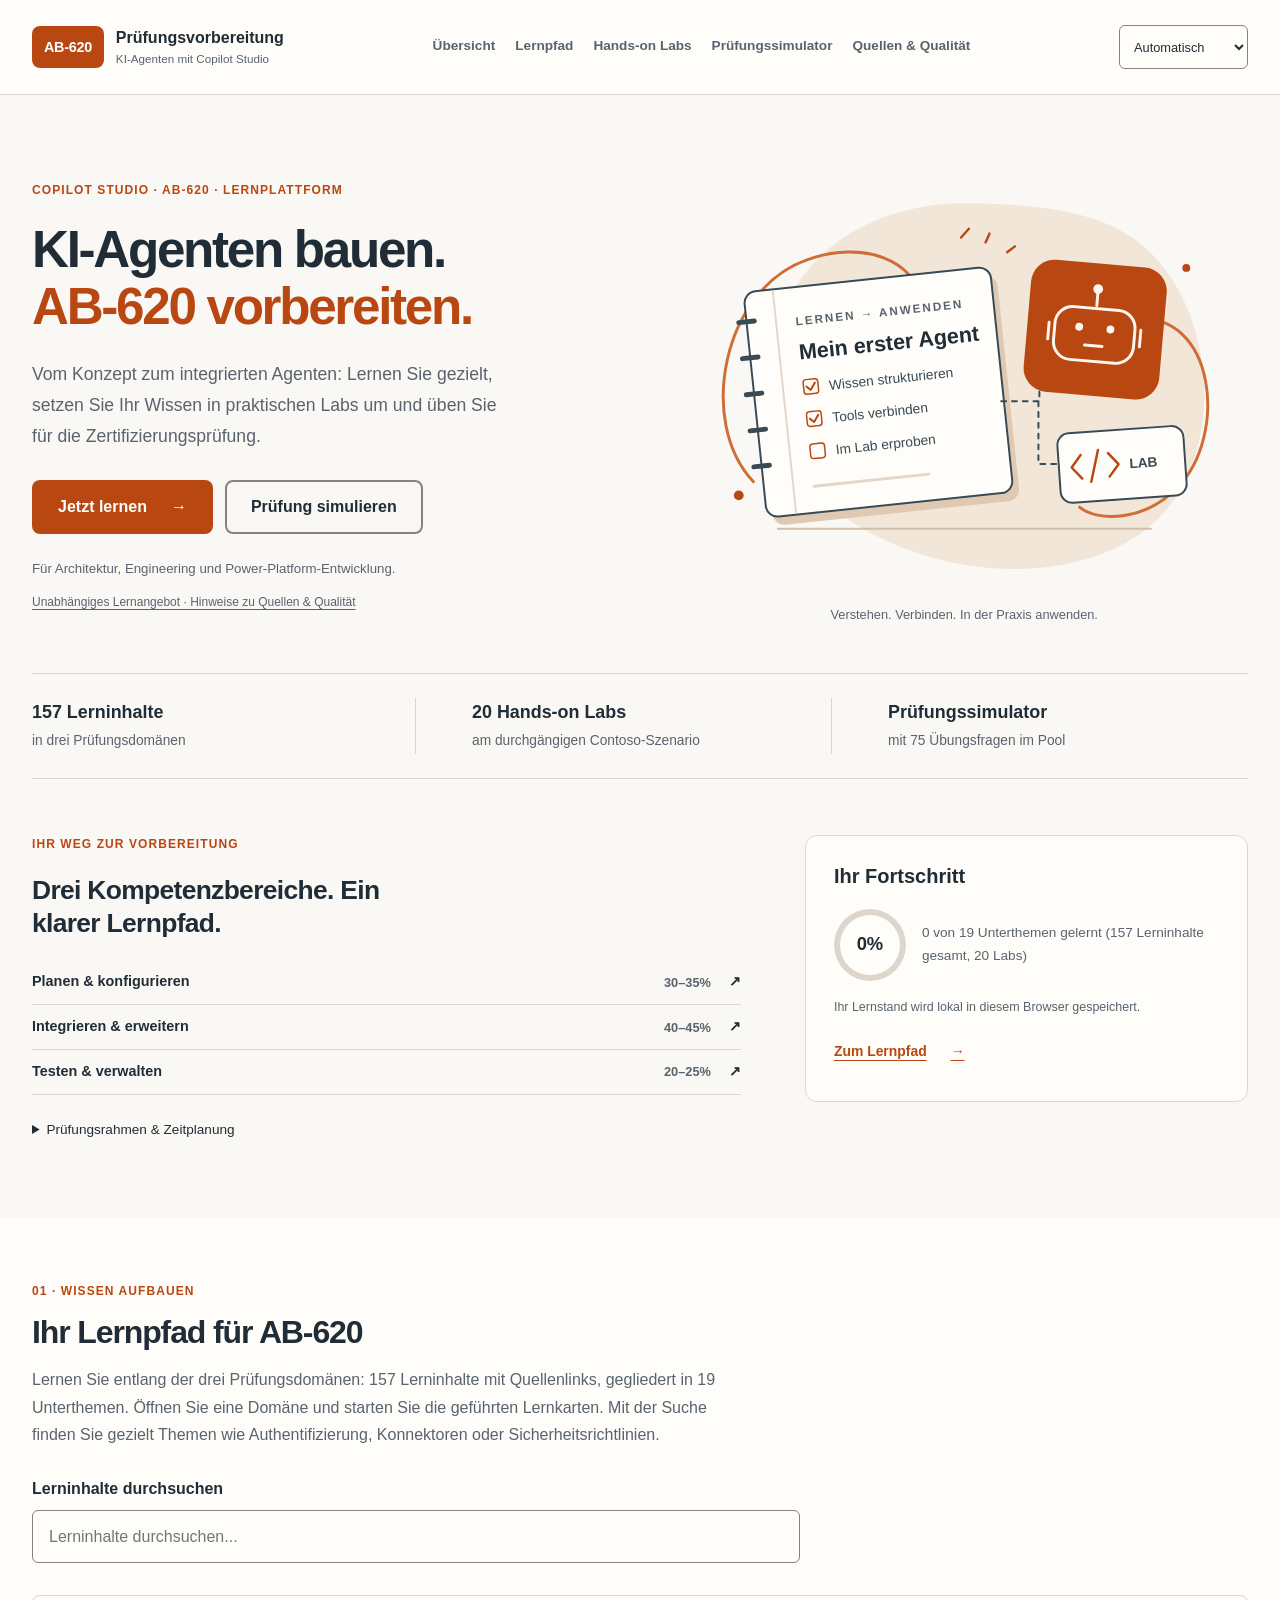
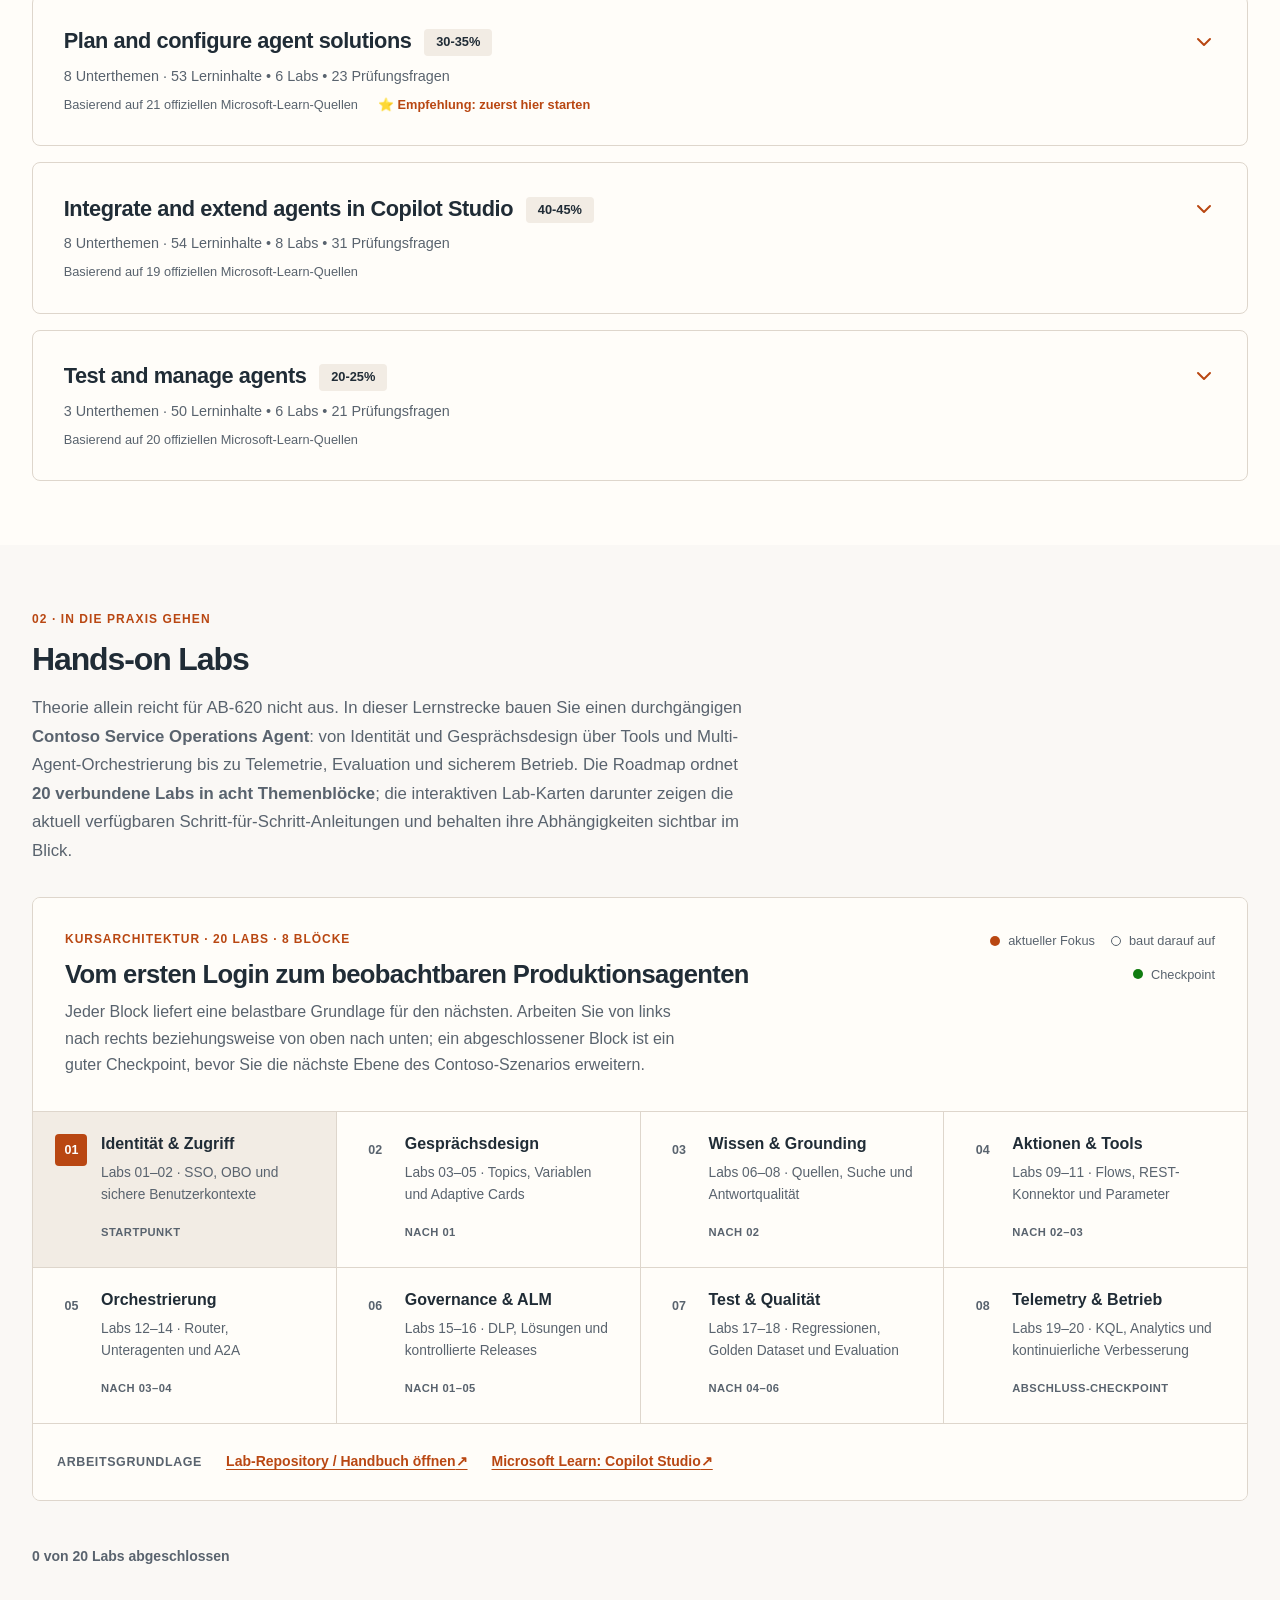
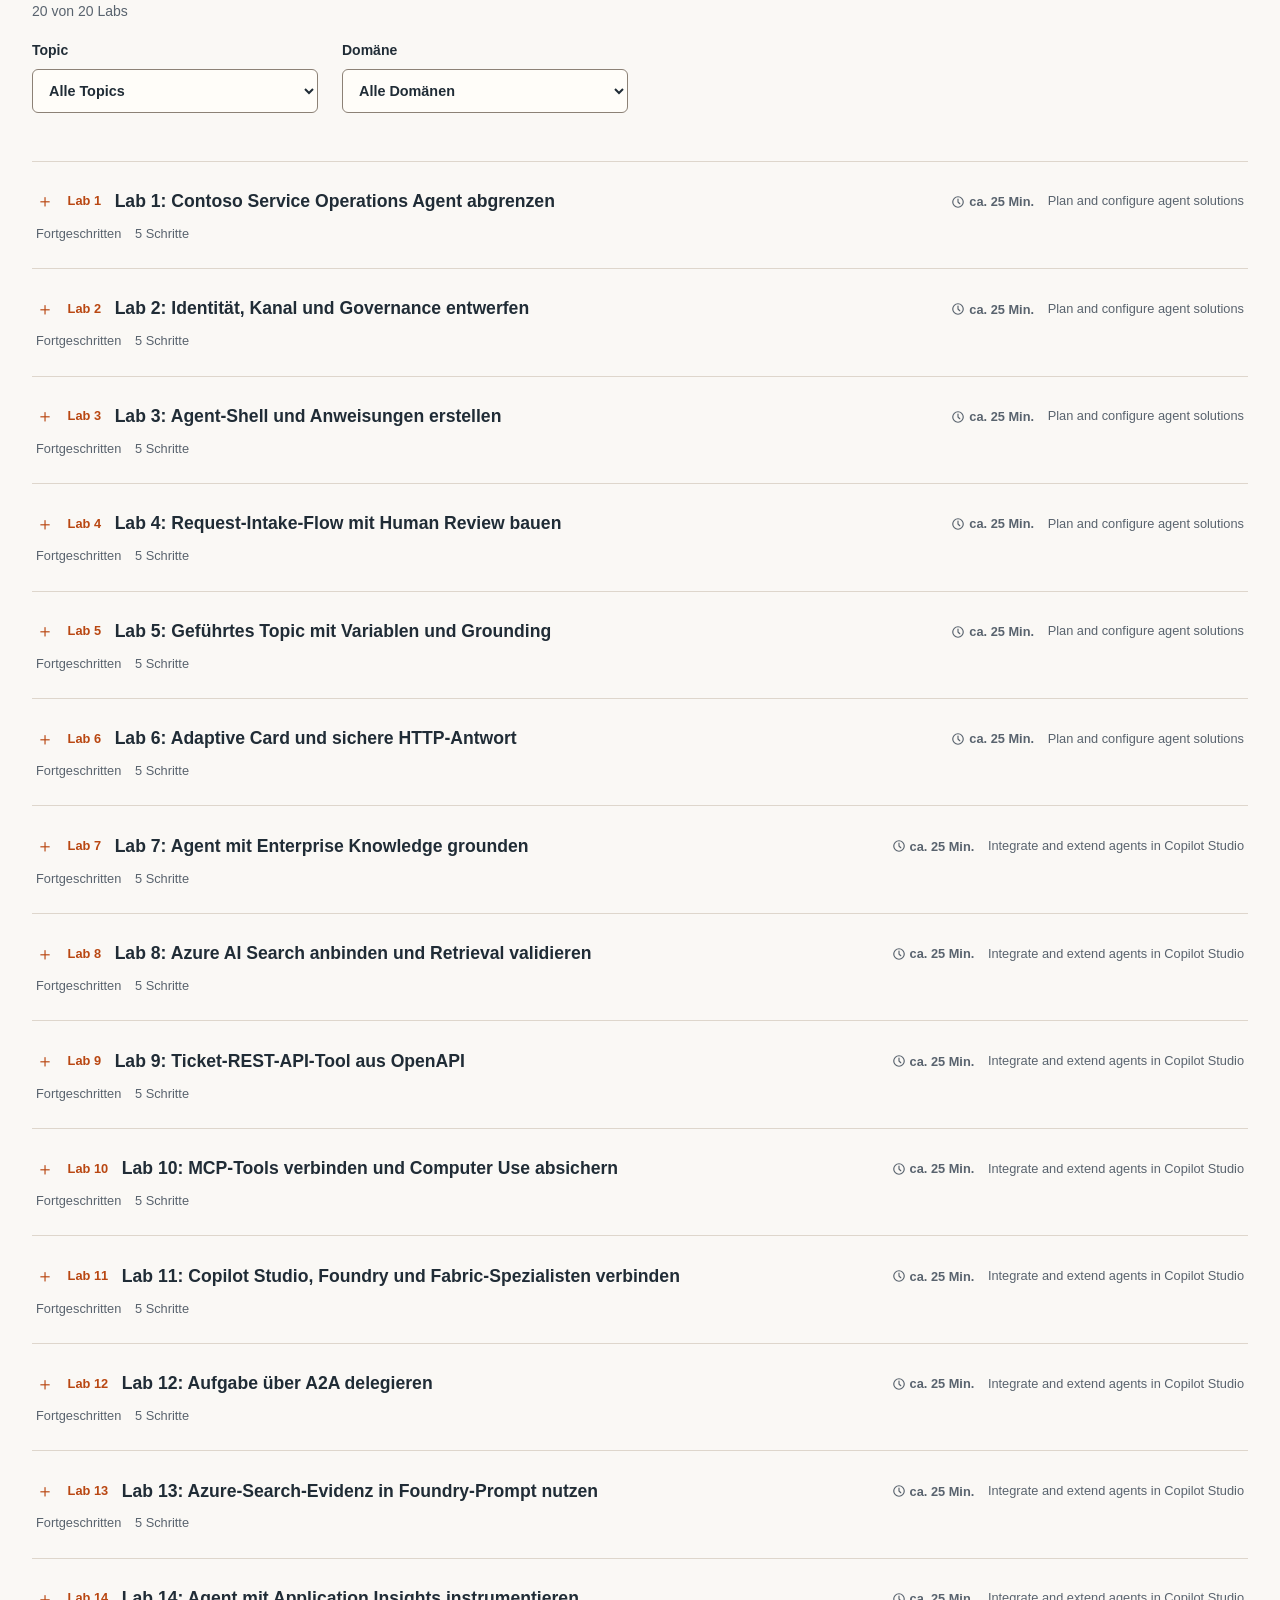
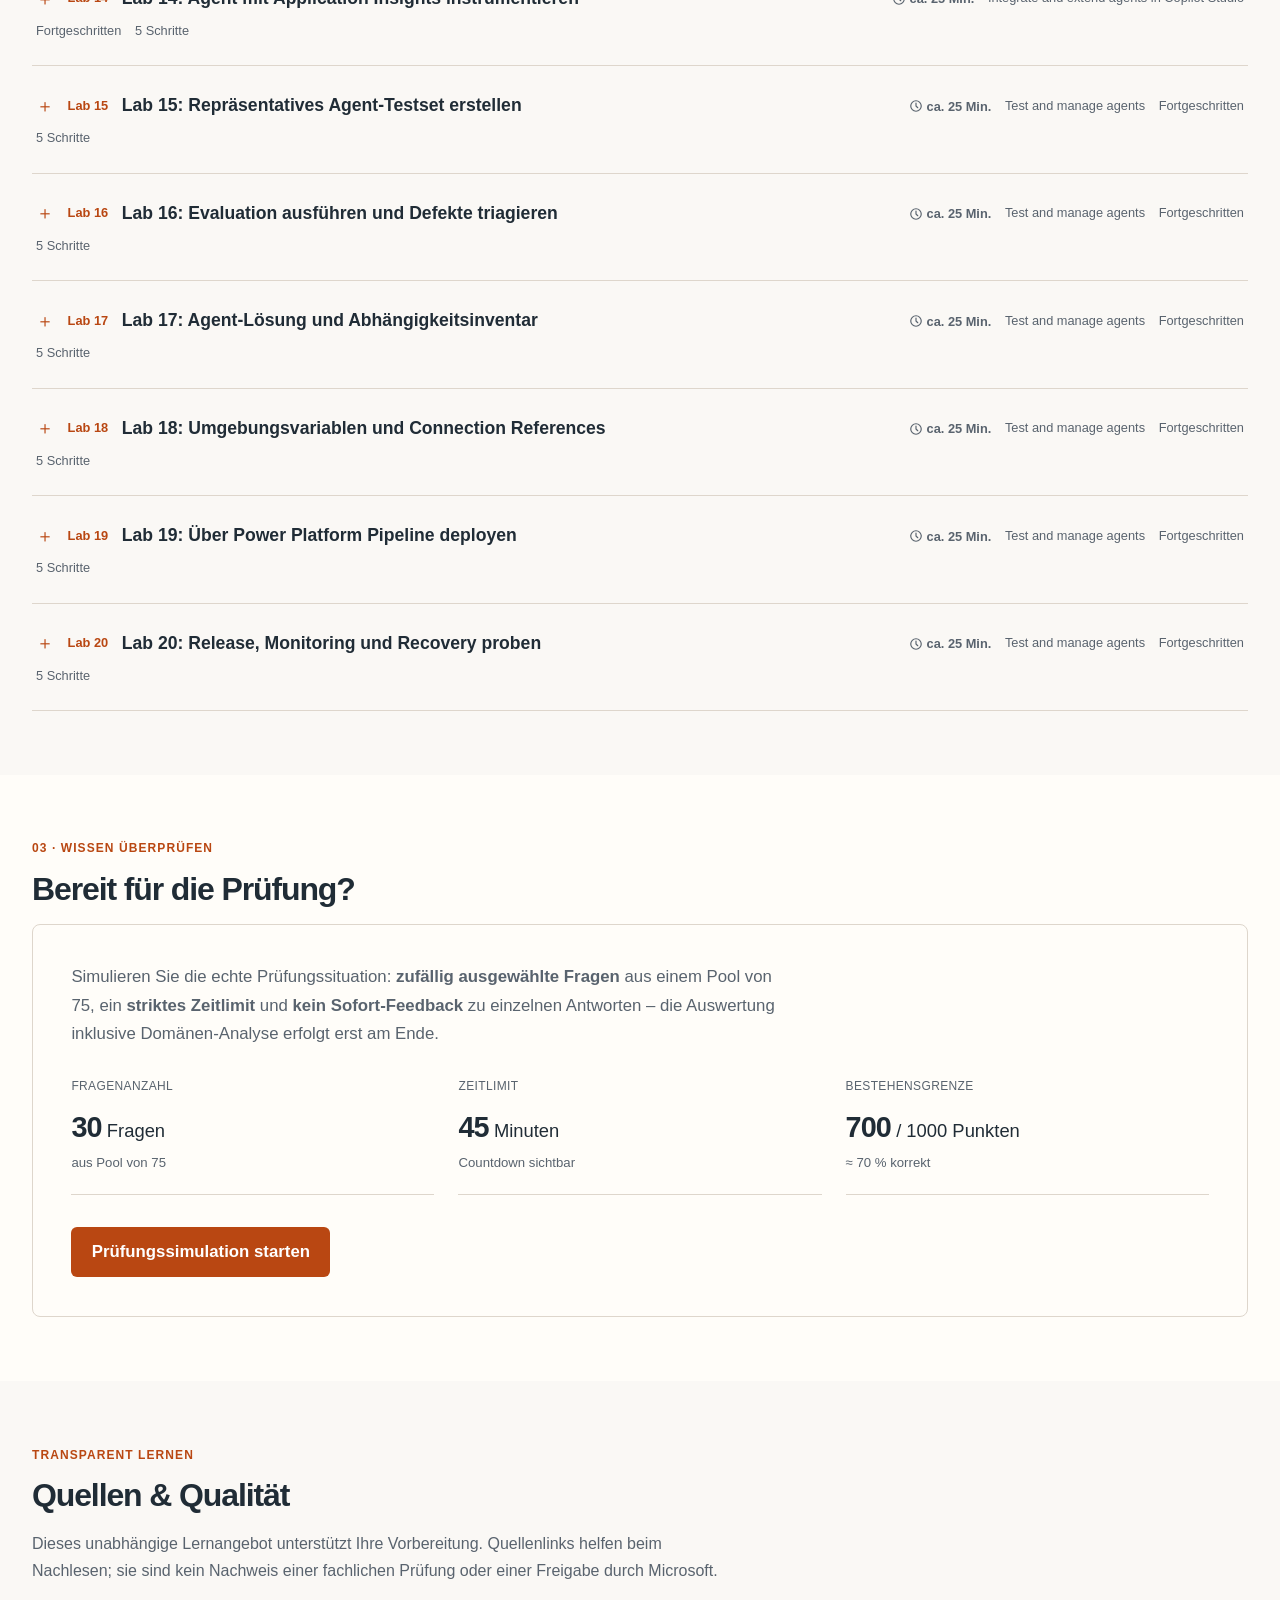
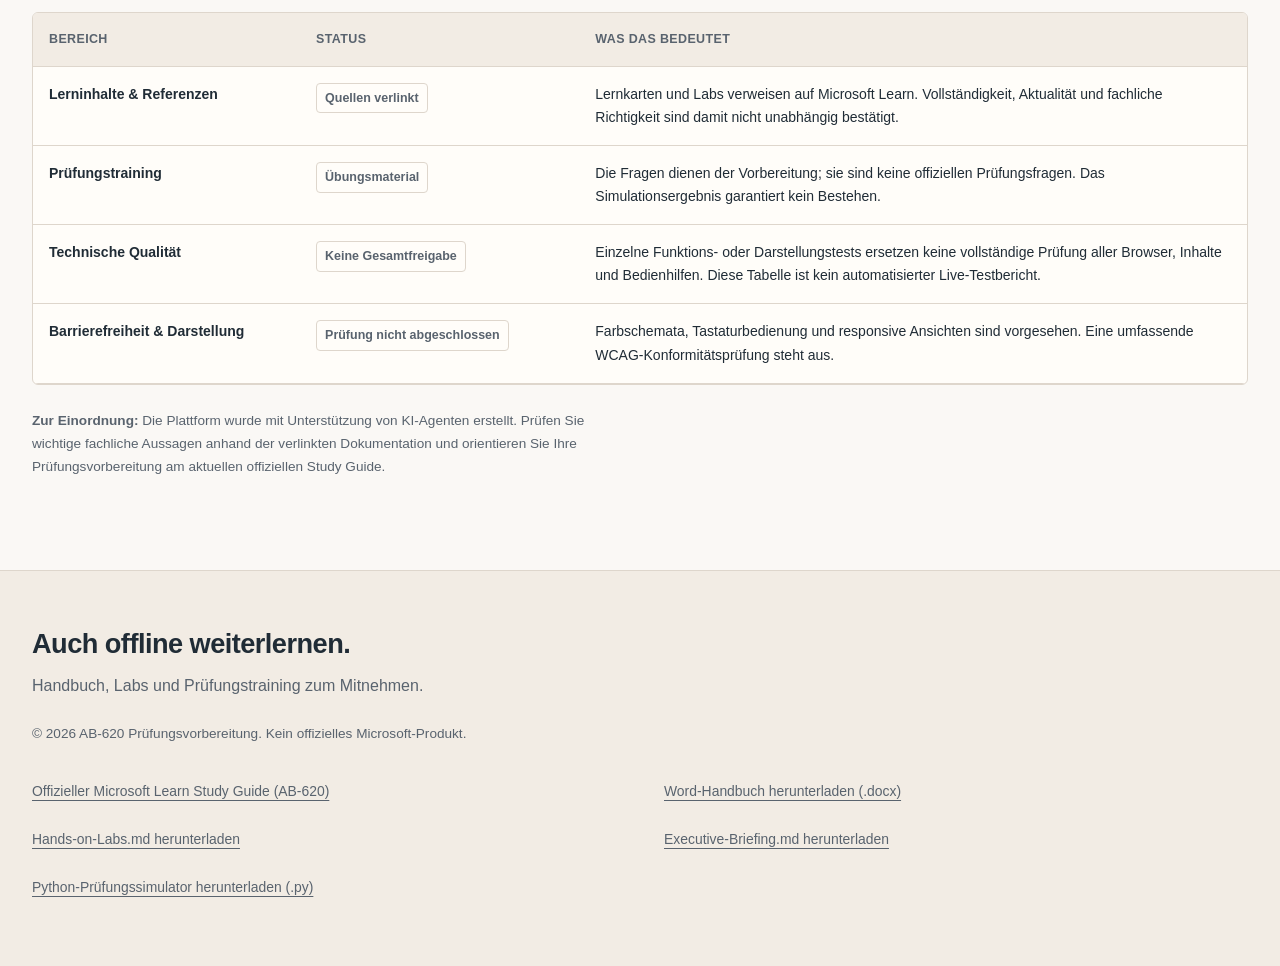
<file: index.html>
<!DOCTYPE html>
<html lang="de" data-theme="auto">
<head>
<meta charset="UTF-8">
<meta name="viewport" content="width=device-width, initial-scale=1.0">
<title>AB-620 Prüfungsvorbereitung – Designing and Building Integrated AI Agent Solutions in Copilot Studio</title>
<meta name="description" content="Interaktive Lernplattform zur Vorbereitung auf die Microsoft-Zertifizierung AB-620: Lernpfad, Hands-on Labs und Prüfungssimulator.">
<link rel="stylesheet" href="assets/css/style.css?v=whizlabs-r1">
<link rel="stylesheet" href="assets/css/redesign-shell.css?v=whizlabs-r1">
<link rel="stylesheet" href="assets/css/redesign-learning.css?v=whizlabs-r1">
</head>
<body id="top" class="wl-redesign">
<a class="skip-link" href="#main-content">Zum Hauptinhalt springen</a>
<div id="aria-announcer" class="sr-only" aria-live="polite"></div>

<header class="site-header">
  <div class="site-header__inner">
    <a class="site-header__brand" href="#top" aria-label="AB-620 Prüfungsvorbereitung – Startseite">
      <span class="site-header__brand-badge">AB-620</span>
      <span class="site-header__brand-name">Prüfungsvorbereitung<span>KI-Agenten mit Copilot Studio</span></span>
    </a>
    <nav class="site-nav" aria-label="Hauptnavigation">
        <a href="#uebersicht">Übersicht</a>
        <a href="#lernpfad">Lernpfad</a>
        <a href="#hands-on-labs">Hands-on Labs</a>
        <a href="#simulator">Prüfungssimulator</a>
        <a href="#qualitaetssicherung">Quellen &amp; Qualität</a>
    </nav>
    <div class="theme-switcher">
      <label for="theme-select" class="sr-only">Farbschema auswählen</label>
      <select id="theme-select" aria-label="Farbschema auswählen">
        <option value="auto">Automatisch</option>
        <option value="light">Hell</option>
        <option value="dark">Dunkel</option>
        <option value="high-contrast">Hoher Kontrast</option>
      </select>
    </div>
  </div>
</header>

<main id="main-content">

  <section id="uebersicht" class="hero" aria-labelledby="hero-title">
    <div class="hero__split">
      <div class="hero__content">
        <p class="hero__eyebrow">Copilot Studio · AB-620 · Lernplattform</p>
        <h1 id="hero-title">KI-Agenten bauen.<br><span>AB-620 vorbereiten.</span></h1>
        <p class="hero__subtitle">Vom Konzept zum integrierten Agenten: Lernen Sie gezielt, setzen Sie Ihr Wissen in praktischen Labs um und üben Sie für die Zertifizierungsprüfung.</p>
        <div class="hero__actions">
          <a href="#lernpfad" class="btn btn--primary">Jetzt lernen <span aria-hidden="true">→</span></a>
          <a href="#simulator" class="btn btn--secondary">Prüfung simulieren</a>
        </div>
        <p class="hero__audience">Für Architektur, Engineering und Power-Platform-Entwicklung.</p>
        <a class="hero__source-note" href="#qualitaetssicherung">Unabhängiges Lernangebot · Hinweise zu Quellen &amp; Qualität</a>
      </div>
      <figure class="hero__illustration">
        <img src="assets/images/agent-learning-path.svg" width="580" height="460" alt="" fetchpriority="high">
        <figcaption>Verstehen. Verbinden. In der Praxis anwenden.</figcaption>
      </figure>
    </div>
    <div class="hero__learning-strip" aria-label="Ihr Lernangebot">
      <p><strong>157 Lerninhalte</strong><span>in drei Prüfungsdomänen</span></p>
      <p><strong>20 Hands-on Labs</strong><span>am durchgängigen Contoso-Szenario</span></p>
      <p><strong>Prüfungssimulator</strong><span>mit 75 Übungsfragen im Pool</span></p>
    </div>
    <div class="hero__layout content-with-sidebar">
      <div class="hero__main">
        <p class="section-kicker">Ihr Weg zur Vorbereitung</p>
        <h2>Drei Kompetenzbereiche. Ein klarer Lernpfad.</h2>
        <ul class="skill-tags" aria-label="Kompetenzbereiche und Prüfungsgewichtung">
          <li><a class="skill-tag" href="#domain-title-d1" data-domain="d1">Planen &amp; konfigurieren <span class="skill-tag__weight">30–35%</span><span aria-hidden="true">↗</span></a></li>
          <li><a class="skill-tag" href="#domain-title-d2" data-domain="d2">Integrieren &amp; erweitern <span class="skill-tag__weight">40–45%</span><span aria-hidden="true">↗</span></a></li>
          <li><a class="skill-tag" href="#domain-title-d3" data-domain="d3">Testen &amp; verwalten <span class="skill-tag__weight">20–25%</span><span aria-hidden="true">↗</span></a></li>
        </ul>
        <details class="hero__study-details">
          <summary>Prüfungsrahmen &amp; Zeitplanung</summary>
          <p><strong>Microsoft AB-620:</strong> Designing and Building Integrated AI Agent Solutions in Copilot Studio. Agenten entwerfen, erstellen und in Geschäftsprozesse integrieren.</p>
          <p>Orientierung zur Prüfung: ca. 60 Minuten, Bestehensgrenze 700/1000 Punkte. Maßgeblich sind die aktuellen Angaben im <a href="https://learn.microsoft.com/en-us/credentials/certifications/resources/study-guides/ab-620" target="_blank" rel="noopener noreferrer">offiziellen Study Guide</a>.</p>
          <p>Planungsbeispiel: ca. 4 Wochen bei 4 Stunden pro Woche (≈16 Stunden). Grobe Schätzung aus Lesezeit, ca. 30 Minuten je Lab und Prüfungstraining; Ihr Aufwand hängt von Vorkenntnissen und Übungstiefe ab.</p>
        </details>
      </div>
      <aside class="sidebar-card" aria-labelledby="sidebar-progress-title">
        <h2 id="sidebar-progress-title">Ihr Fortschritt</h2>
        <div class="progress-ring-wrap">
          <div id="dashboard-progress" class="score-ring" role="status" aria-live="polite" style="--pct:0">
            <span class="score-ring__value">0%</span>
          </div>
          <p id="sidebar-progress-stat">0 von 19 Unterthemen gelernt (157 Lerninhalte gesamt, 20 Labs)</p>
        </div>
        <p class="sidebar-card__note">Ihr Lernstand wird lokal in diesem Browser gespeichert.</p>
        <a href="#lernpfad">Zum Lernpfad <span aria-hidden="true">→</span></a>
      </aside>
    </div>
  </section>

  <section id="lernpfad" class="section" aria-labelledby="lernpfad-title">
    <p class="section-kicker">01 · Wissen aufbauen</p>
    <h2 id="lernpfad-title">Ihr Lernpfad für AB-620</h2>
    <p>
      Lernen Sie entlang der drei Prüfungsdomänen: 157 Lerninhalte mit Quellenlinks, gegliedert in 19 Unterthemen.
      Öffnen Sie eine Domäne und starten Sie die geführten Lernkarten. Mit der Suche finden Sie gezielt Themen
      wie Authentifizierung, Konnektoren oder Sicherheitsrichtlinien.
    </p>
    <div class="search-field">
      <label for="search-input">Lerninhalte durchsuchen</label>
      <input id="search-input" type="search" placeholder="Lerninhalte durchsuchen...">
    </div>
    <div id="module-list" class="module-list" aria-live="polite">
      <!-- wird dynamisch von JS mit 3 Domänen-Blöcken und 19 Unterthema-Akkordeons befüllt -->
    </div>
  </section>

  <section id="hands-on-labs" class="section" aria-labelledby="labs-title">
    <p class="section-kicker">02 · In die Praxis gehen</p>
    <h2 id="labs-title">Hands-on Labs</h2>
    <p class="labs-lead">
      Theorie allein reicht für AB-620 nicht aus. In dieser Lernstrecke bauen Sie einen durchgängigen
      <strong>Contoso Service Operations Agent</strong>: von Identität und Gesprächsdesign über Tools und
      Multi-Agent-Orchestrierung bis zu Telemetrie, Evaluation und sicherem Betrieb. Die Roadmap ordnet
      <strong>20 verbundene Labs in acht Themenblöcke</strong>; die interaktiven Lab-Karten darunter zeigen die
      aktuell verfügbaren Schritt-für-Schritt-Anleitungen und behalten ihre Abhängigkeiten sichtbar im Blick.
    </p>

    <div class="lab-architecture" aria-labelledby="lab-architecture-title">
      <div class="lab-architecture__intro">
        <div>
          <p class="section-kicker">Kursarchitektur · 20 Labs · 8 Blöcke</p>
          <h3 id="lab-architecture-title">Vom ersten Login zum beobachtbaren Produktionsagenten</h3>
          <p>
            Jeder Block liefert eine belastbare Grundlage für den nächsten. Arbeiten Sie von links nach rechts
            beziehungsweise von oben nach unten; ein abgeschlossener Block ist ein guter Checkpoint, bevor Sie
            die nächste Ebene des Contoso-Szenarios erweitern.
          </p>
        </div>
        <div class="lab-architecture__legend" aria-label="Legende für den Lernfortschritt">
          <span><i class="status-dot status-dot--current" aria-hidden="true"></i> aktueller Fokus</span>
          <span><i class="status-dot status-dot--next" aria-hidden="true"></i> baut darauf auf</span>
          <span><i class="status-dot status-dot--done" aria-hidden="true"></i> Checkpoint</span>
        </div>
      </div>
      <ol class="roadmap" aria-label="Acht Themenblöcke der Lab-Roadmap">
        <li class="roadmap__item roadmap__item--current">
          <span class="roadmap__index">01</span><div><h4>Identität &amp; Zugriff</h4><p>Labs 01–02 · SSO, OBO und sichere Benutzerkontexte</p><span class="roadmap__dependency">Startpunkt</span></div>
        </li>
        <li class="roadmap__item"><span class="roadmap__index">02</span><div><h4>Gesprächsdesign</h4><p>Labs 03–05 · Topics, Variablen und Adaptive Cards</p><span class="roadmap__dependency">nach 01</span></div></li>
        <li class="roadmap__item"><span class="roadmap__index">03</span><div><h4>Wissen &amp; Grounding</h4><p>Labs 06–08 · Quellen, Suche und Antwortqualität</p><span class="roadmap__dependency">nach 02</span></div></li>
        <li class="roadmap__item"><span class="roadmap__index">04</span><div><h4>Aktionen &amp; Tools</h4><p>Labs 09–11 · Flows, REST-Konnektor und Parameter</p><span class="roadmap__dependency">nach 02–03</span></div></li>
        <li class="roadmap__item"><span class="roadmap__index">05</span><div><h4>Orchestrierung</h4><p>Labs 12–14 · Router, Unteragenten und A2A</p><span class="roadmap__dependency">nach 03–04</span></div></li>
        <li class="roadmap__item"><span class="roadmap__index">06</span><div><h4>Governance &amp; ALM</h4><p>Labs 15–16 · DLP, Lösungen und kontrollierte Releases</p><span class="roadmap__dependency">nach 01–05</span></div></li>
        <li class="roadmap__item"><span class="roadmap__index">07</span><div><h4>Test &amp; Qualität</h4><p>Labs 17–18 · Regressionen, Golden Dataset und Evaluation</p><span class="roadmap__dependency">nach 04–06</span></div></li>
        <li class="roadmap__item"><span class="roadmap__index">08</span><div><h4>Telemetry &amp; Betrieb</h4><p>Labs 19–20 · KQL, Analytics und kontinuierliche Verbesserung</p><span class="roadmap__dependency">Abschluss-Checkpoint</span></div></li>
      </ol>
      <div class="lab-architecture__resources">
        <span class="resource-label">Arbeitsgrundlage</span>
        <a href="docs/AB-620_HandsOn_Labs.md" target="_blank" rel="noopener noreferrer">Lab-Repository / Handbuch öffnen <span aria-hidden="true">↗</span></a>
        <a href="https://learn.microsoft.com/en-us/microsoft-copilot-studio/" target="_blank" rel="noopener noreferrer">Microsoft Learn: Copilot Studio <span aria-hidden="true">↗</span></a>
      </div>
    </div>

    <div id="lab-list" class="lab-list" aria-live="polite" aria-label="Dynamisch geladene Lab-Karten">
      <!-- wird dynamisch von JS mit den verfügbaren Lab-Karten befüllt -->
    </div>
  </section>

  <section id="simulator" class="section" aria-labelledby="simulator-title">
    <p class="section-kicker">03 · Wissen überprüfen</p>
    <h2 id="simulator-title">Bereit für die Prüfung?</h2>
    <div id="exam-container" class="exam-shell">
      <div class="exam-intro">
        <p>
          Simulieren Sie die echte Prüfungssituation: <strong>zufällig ausgewählte Fragen</strong> aus einem
          Pool von 75, ein <strong>striktes Zeitlimit</strong> und <strong>kein Sofort-Feedback</strong> zu
          einzelnen Antworten – die Auswertung inklusive Domänen-Analyse erfolgt erst am Ende.
        </p>
        <dl class="exam-facts" aria-label="Eckdaten der Prüfungssimulation">
          <div class="exam-facts__item">
            <dt>Fragenanzahl</dt>
            <dd><strong>30</strong> Fragen<span class="exam-facts__sub">aus Pool von 75</span></dd>
          </div>
          <div class="exam-facts__item">
            <dt>Zeitlimit</dt>
            <dd><strong>45</strong> Minuten<span class="exam-facts__sub">Countdown sichtbar</span></dd>
          </div>
          <div class="exam-facts__item">
            <dt>Bestehensgrenze</dt>
            <dd><strong>700</strong> / 1000 Punkten<span class="exam-facts__sub">≈ 70 % korrekt</span></dd>
          </div>
        </dl>
        <button id="exam-start-btn" type="button" class="btn btn--primary">Prüfungssimulation starten</button>
      </div>
      <div id="exam-timer" class="exam-timer" hidden aria-live="polite"></div>
      <div id="exam-question-area" aria-live="polite"></div>
      <div id="exam-results" aria-live="polite"></div>
    </div>
  </section>

  <section id="qualitaetssicherung" class="section" aria-labelledby="qa-title">
    <p class="section-kicker">Transparent lernen</p>
    <h2 id="qa-title">Quellen &amp; Qualität</h2>
    <p>Dieses unabhängige Lernangebot unterstützt Ihre Vorbereitung. Quellenlinks helfen beim Nachlesen; sie sind kein Nachweis einer fachlichen Prüfung oder einer Freigabe durch Microsoft.</p>
    <div class="table-scroll" tabindex="0" role="region" aria-label="Hinweise zu Quellen und Prüfstatus, horizontal scrollbar">
      <table class="data-table">
        <caption class="sr-only">Umfang und Grenzen der Qualitätssicherung</caption>
        <thead><tr><th scope="col">Bereich</th><th scope="col">Status</th><th scope="col">Was das bedeutet</th></tr></thead>
        <tbody>
          <tr><td>Lerninhalte &amp; Referenzen</td><td><span class="status-pill">Quellen verlinkt</span></td><td>Lernkarten und Labs verweisen auf Microsoft Learn. Vollständigkeit, Aktualität und fachliche Richtigkeit sind damit nicht unabhängig bestätigt.</td></tr>
          <tr><td>Prüfungstraining</td><td><span class="status-pill">Übungsmaterial</span></td><td>Die Fragen dienen der Vorbereitung; sie sind keine offiziellen Prüfungsfragen. Das Simulationsergebnis garantiert kein Bestehen.</td></tr>
          <tr><td>Technische Qualität</td><td><span class="status-pill">Keine Gesamtfreigabe</span></td><td>Einzelne Funktions- oder Darstellungstests ersetzen keine vollständige Prüfung aller Browser, Inhalte und Bedienhilfen. Diese Tabelle ist kein automatisierter Live-Testbericht.</td></tr>
          <tr><td>Barrierefreiheit &amp; Darstellung</td><td><span class="status-pill">Prüfung nicht abgeschlossen</span></td><td>Farbschemata, Tastaturbedienung und responsive Ansichten sind vorgesehen. Eine umfassende WCAG-Konformitätsprüfung steht aus.</td></tr>
        </tbody>
      </table>
    </div>
    <p class="qa-note"><strong>Zur Einordnung:</strong> Die Plattform wurde mit Unterstützung von KI-Agenten erstellt. Prüfen Sie wichtige fachliche Aussagen anhand der verlinkten Dokumentation und orientieren Sie Ihre Prüfungsvorbereitung am aktuellen offiziellen Study Guide.</p>
  </section>

</main>

<footer class="site-footer">
  <h2>Auch offline weiterlernen.</h2>
  <p class="site-footer__intro">Handbuch, Labs und Prüfungstraining zum Mitnehmen.</p>
  <p>&copy; 2026 AB-620 Prüfungsvorbereitung. Kein offizielles Microsoft-Produkt.</p>
  <nav aria-label="Weiterführende Links">
    <ul>
      <li><a href="https://learn.microsoft.com/en-us/credentials/certifications/resources/study-guides/ab-620" target="_blank" rel="noopener noreferrer">Offizieller Microsoft Learn Study Guide (AB-620)</a></li>
      <li><a href="docs/AB-620_Microsoft_AI_Agent_Builder_Lernplan.docx" download>Word-Handbuch herunterladen (.docx)</a></li>
      <li><a href="docs/AB-620_HandsOn_Labs.md" download>Hands-on-Labs.md herunterladen</a></li>
      <li><a href="docs/AB-620_Executive_Briefing.md" download>Executive-Briefing.md herunterladen</a></li>
      <li><a href="docs/ab620_exam_simulator.py" download>Python-Prüfungssimulator herunterladen (.py)</a></li>
    </ul>
  </nav>
</footer>

<script src="assets/data/content.js?v=whizlabs-r1"></script>
<script src="assets/js/app.js?v=whizlabs-r1"></script>
</body>
</html>
</file>
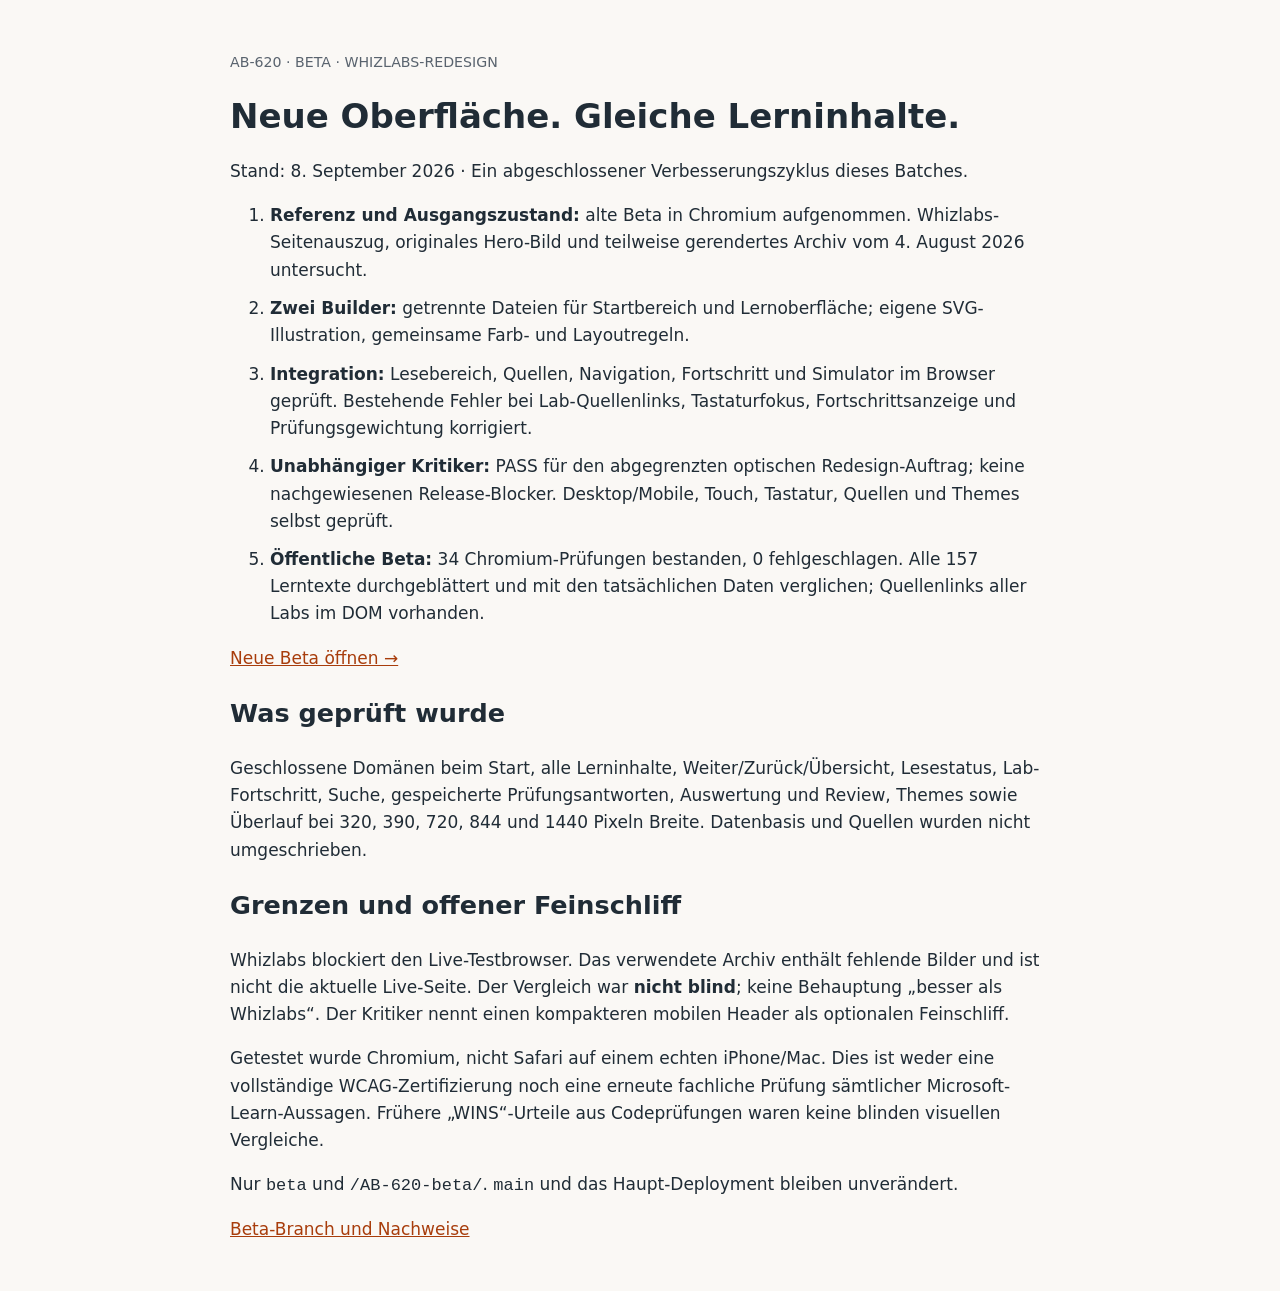
<file: gauntlet/progress.html>
<!doctype html>
<html lang="de"><head><meta charset="utf-8"><meta name="viewport" content="width=device-width,initial-scale=1"><title>AB-620 Beta · Redesign-Status</title><style>body{font:17px/1.6 system-ui;background:#faf8f5;color:#202c36;max-width:820px;margin:3rem auto;padding:0 1.2rem}h1{line-height:1.1}a{color:#a83d0c}li{margin:.7rem 0}small{color:#59636e}</style></head><body><main>
<small>AB-620 · BETA · WHIZLABS-REDESIGN</small><h1>Neue Oberfläche. Gleiche Lerninhalte.</h1>
<p>Stand: 8. September 2026 · Ein abgeschlossener Verbesserungszyklus dieses Batches.</p>
<ol><li><strong>Referenz und Ausgangszustand:</strong> alte Beta in Chromium aufgenommen. Whizlabs-Seitenauszug, originales Hero-Bild und teilweise gerendertes Archiv vom 4. August 2026 untersucht.</li><li><strong>Zwei Builder:</strong> getrennte Dateien für Startbereich und Lernoberfläche; eigene SVG-Illustration, gemeinsame Farb- und Layoutregeln.</li><li><strong>Integration:</strong> Lesebereich, Quellen, Navigation, Fortschritt und Simulator im Browser geprüft. Bestehende Fehler bei Lab-Quellenlinks, Tastaturfokus, Fortschrittsanzeige und Prüfungsgewichtung korrigiert.</li><li><strong>Unabhängiger Kritiker:</strong> PASS für den abgegrenzten optischen Redesign-Auftrag; keine nachgewiesenen Release-Blocker. Desktop/Mobile, Touch, Tastatur, Quellen und Themes selbst geprüft.</li><li><strong>Öffentliche Beta:</strong> 34 Chromium-Prüfungen bestanden, 0 fehlgeschlagen. Alle 157 Lerntexte durchgeblättert und mit den tatsächlichen Daten verglichen; Quellenlinks aller Labs im DOM vorhanden.</li></ol>
<p><a href="../">Neue Beta öffnen →</a></p>
<h2>Was geprüft wurde</h2><p>Geschlossene Domänen beim Start, alle Lerninhalte, Weiter/Zurück/Übersicht, Lesestatus, Lab-Fortschritt, Suche, gespeicherte Prüfungsantworten, Auswertung und Review, Themes sowie Überlauf bei 320, 390, 720, 844 und 1440 Pixeln Breite. Datenbasis und Quellen wurden nicht umgeschrieben.</p>
<h2>Grenzen und offener Feinschliff</h2><p>Whizlabs blockiert den Live-Testbrowser. Das verwendete Archiv enthält fehlende Bilder und ist nicht die aktuelle Live-Seite. Der Vergleich war <strong>nicht blind</strong>; keine Behauptung „besser als Whizlabs“. Der Kritiker nennt einen kompakteren mobilen Header als optionalen Feinschliff.</p><p>Getestet wurde Chromium, nicht Safari auf einem echten iPhone/Mac. Dies ist weder eine vollständige WCAG-Zertifizierung noch eine erneute fachliche Prüfung sämtlicher Microsoft-Learn-Aussagen. Frühere „WINS“-Urteile aus Codeprüfungen waren keine blinden visuellen Vergleiche.</p>
<p>Nur <code>beta</code> und <code>/AB-620-beta/</code>. <code>main</code> und das Haupt-Deployment bleiben unverändert.</p>
<p><a href="https://github.com/pkostelnik/AB-620/tree/beta">Beta-Branch und Nachweise</a></p>
</main></body></html>
</file>
<file: assets/css/style.css>
/* ==========================================================================
   AB-620 Prüfungsvorbereitung — Design System
   Basis: Microsoft.com Fluent-Optik (hell) mit abgeleitetem Dark- und
   High-Contrast-Theme. Layout-Muster: Udemy (Sidebar/Akkordeon) +
   Coursera (Modul-Karten mit Fortschritt).
   ========================================================================== */

/* ---------- 1. Design Tokens (Light = Basis) ---------- */
:root,
:root[data-theme="light"] {
  --color-bg: #ffffff;
  --color-bg-subtle: #f5f5f5;
  --color-bg-elevated: #ffffff;
  --color-surface-2: #faf9f8;
  --color-border: #d1d1d1;
  --color-border-strong: #8a8886;

  --color-text: #201f1e;
  --color-text-secondary: #484644;
  --color-text-muted: #605e5c;
  --color-text-on-primary: #ffffff;

  --color-primary: #0078d4;
  --color-primary-hover: #005a9e;
  --color-primary-active: #004578;
  --color-accent-teams: #6264a7;
  --color-accent-copilot: #8764b8;

  --color-success: #107c10;
  --color-success-bg: #dff6dd;
  --color-warning: #8a6d00;
  --color-warning-bg: #fff4ce;
  --color-error: #a4262c;
  --color-error-bg: #fde7e9;
  --color-info: #004578;
  --color-info-bg: #deecf9;

  --code-bg: #1e1e1e;
  --code-text: #d4d4d4;
  --code-keyword: #569cd6;
  --code-string: #ce9178;
  --code-comment: #6a9955;

  --focus-ring-color: #0078d4;

  --radius-sm: 6px;
  --radius-md: 10px;
  --radius-lg: 14px;
  --radius-pill: 999px;

  --shadow-sm: 0 1px 2px rgba(0,0,0,.08);
  --shadow-md: 0 4px 12px rgba(0,0,0,.10);
  --shadow-lg: 0 10px 28px rgba(0,0,0,.14);

  --space-1: 4px;
  --space-2: 8px;
  --space-3: 12px;
  --space-4: 16px;
  --space-5: 24px;
  --space-6: 32px;
  --space-7: 48px;
  --space-8: 64px;

  --font-family: "Segoe UI Variable", "Segoe UI", -apple-system, BlinkMacSystemFont, Roboto, Helvetica, Arial, sans-serif;
  --font-mono: "Cascadia Code", "Fira Code", Consolas, "Courier New", monospace;

  --header-height: 64px;
  --transition-fast: 120ms ease;
  --transition-base: 200ms ease;
}

/* ---------- Dark theme (explicit + system fallback for "auto") ---------- */
:root[data-theme="dark"],
:root[data-theme="auto"] {
  /* placeholders overridden below in media query for auto */
}

:root[data-theme="dark"] {
  --color-bg: #1b1a19;
  --color-bg-subtle: #201f1e;
  --color-bg-elevated: #292827;
  --color-surface-2: #252423;
  --color-border: #484644;
  --color-border-strong: #605e5c;

  --color-text: #f3f2f1;
  --color-text-secondary: #e1dfdd;
  --color-text-muted: #c8c6c4;
  --color-text-on-primary: #ffffff;

  --color-primary: #2899f5;
  --color-primary-hover: #56b1f7;
  --color-primary-active: #0078d4;
  --color-accent-teams: #8b8cc7;
  --color-accent-copilot: #a583d6;

  --color-success: #6bb700;
  --color-success-bg: #1f3a1a;
  --color-warning: #ffd335;
  --color-warning-bg: #3d3116;
  --color-error: #ff5f6d;
  --color-error-bg: #3b1f21;
  --color-info: #6cb3f2;
  --color-info-bg: #16283b;

  --code-bg: #0f0f0f;
  --code-text: #e6e6e6;

  --focus-ring-color: #56b1f7;

  --shadow-sm: 0 1px 2px rgba(0,0,0,.4);
  --shadow-md: 0 4px 12px rgba(0,0,0,.45);
  --shadow-lg: 0 10px 28px rgba(0,0,0,.55);
}

/* ---------- High-contrast theme ---------- */
:root[data-theme="high-contrast"] {
  --color-bg: #000000;
  --color-bg-subtle: #000000;
  --color-bg-elevated: #000000;
  --color-surface-2: #000000;
  --color-border: #ffffff;
  --color-border-strong: #ffffff;

  --color-text: #ffffff;
  --color-text-secondary: #ffffff;
  --color-text-muted: #ffffff;
  --color-text-on-primary: #000000;

  --color-primary: #1aebff;
  --color-primary-hover: #ffff00;
  --color-primary-active: #ffff00;
  --color-accent-teams: #1aebff;
  --color-accent-copilot: #ff3ec9;

  --color-success: #3ff23f;
  --color-success-bg: #000000;
  --color-warning: #ffff00;
  --color-warning-bg: #000000;
  --color-error: #ff3b3b;
  --color-error-bg: #000000;
  --color-info: #1aebff;
  --color-info-bg: #000000;

  --code-bg: #000000;
  --code-text: #ffffff;

  --focus-ring-color: #ffff00;

  --shadow-sm: none;
  --shadow-md: none;
  --shadow-lg: none;
}

/* ---------- Auto: follow OS preference when data-theme="auto" ---------- */
@media (prefers-color-scheme: dark) {
  :root[data-theme="auto"] {
    --color-bg: #1b1a19;
    --color-bg-subtle: #201f1e;
    --color-bg-elevated: #292827;
    --color-surface-2: #252423;
    --color-border: #484644;
    --color-border-strong: #605e5c;
    --color-text: #f3f2f1;
    --color-text-secondary: #e1dfdd;
    --color-text-muted: #c8c6c4;
    --color-text-on-primary: #ffffff;
    --color-primary: #2899f5;
    --color-primary-hover: #56b1f7;
    --color-primary-active: #0078d4;
    --color-accent-teams: #8b8cc7;
    --color-accent-copilot: #a583d6;
    --color-success: #6bb700; --color-success-bg: #1f3a1a;
    --color-warning: #ffd335; --color-warning-bg: #3d3116;
    --color-error: #ff5f6d; --color-error-bg: #3b1f21;
    --color-info: #6cb3f2; --color-info-bg: #16283b;
    --code-bg: #0f0f0f; --code-text: #e6e6e6;
    --focus-ring-color: #56b1f7;
    --shadow-sm: 0 1px 2px rgba(0,0,0,.4);
    --shadow-md: 0 4px 12px rgba(0,0,0,.45);
    --shadow-lg: 0 10px 28px rgba(0,0,0,.55);
  }
}

@media (forced-colors: active) {
  :root[data-theme="auto"] {
    --focus-ring-color: LinkText;
  }
}

/* ---------- 2. Reset & Base ---------- */
*, *::before, *::after { box-sizing: border-box; }
html { scroll-behavior: smooth; }
@media (prefers-reduced-motion: reduce) {
  html { scroll-behavior: auto; }
  *, *::before, *::after {
    animation-duration: 0.001ms !important;
    animation-iteration-count: 1 !important;
    transition-duration: 0.001ms !important;
    scroll-behavior: auto !important;
  }
}

body {
  margin: 0;
  font-family: var(--font-family);
  background: var(--color-bg);
  color: var(--color-text);
  line-height: 1.55;
  font-size: 16px;
  transition: background-color var(--transition-base), color var(--transition-base);
}

h1, h2, h3, h4 { margin: 0 0 var(--space-3); line-height: 1.25; font-weight: 600; }
h1 { font-size: clamp(1.75rem, 4vw, 2.5rem); }
h2 { font-size: clamp(1.4rem, 3vw, 1.9rem); }
h3 { font-size: 1.2rem; }
p { margin: 0 0 var(--space-3); color: var(--color-text-secondary); }
a { color: var(--color-primary); }
ul, ol { padding-left: 1.3em; }

img, svg { max-width: 100%; }

.sr-only {
  position: absolute; width: 1px; height: 1px; padding: 0; margin: -1px;
  overflow: hidden; clip: rect(0,0,0,0); white-space: nowrap; border: 0;
}

.skip-link {
  position: absolute; top: -100px; left: var(--space-3);
  background: var(--color-primary); color: var(--color-text-on-primary);
  padding: var(--space-2) var(--space-4); border-radius: var(--radius-sm);
  z-index: 1000; transition: top var(--transition-fast);
}
.skip-link:focus { top: var(--space-3); }

:focus-visible {
  outline: 3px solid var(--focus-ring-color);
  outline-offset: 2px;
  border-radius: var(--radius-sm);
}

/* ---------- 3. Layout Shell ---------- */
.site-header {
  position: sticky; top: 0; z-index: 100;
  height: var(--header-height);
  background: var(--color-bg-elevated);
  border-bottom: 1px solid var(--color-border);
  box-shadow: var(--shadow-sm);
}
.site-header__inner {
  max-width: 1200px; margin: 0 auto; height: 100%;
  display: flex; align-items: center; justify-content: space-between;
  padding: 0 var(--space-4); gap: var(--space-4);
}
.site-header__brand {
  display: flex; align-items: center; gap: var(--space-2);
  font-weight: 700; font-size: 1.05rem; color: var(--color-text); text-decoration: none;
}
.site-header__brand-badge {
  background: linear-gradient(135deg, var(--color-primary), var(--color-accent-copilot));
  color: #fff; font-size: .7rem; font-weight: 700; letter-spacing: .04em;
  padding: 2px 8px; border-radius: var(--radius-pill);
}
.site-nav { display: none; gap: var(--space-4); }
.site-nav a {
  color: var(--color-text-secondary); text-decoration: none; font-weight: 600; font-size: .92rem;
  padding: var(--space-2) 0; border-bottom: 2px solid transparent;
}
.site-nav a:hover { color: var(--color-primary); border-bottom-color: var(--color-primary); }

.theme-switcher { display: flex; align-items: center; gap: var(--space-2); }
.theme-switcher select {
  font-family: inherit; font-size: .85rem; padding: 6px 10px;
  border-radius: var(--radius-sm); border: 1px solid var(--color-border);
  background: var(--color-bg-elevated); color: var(--color-text); cursor: pointer;
}

.page-container { max-width: 1200px; margin: 0 auto; padding: 0 var(--space-4); }

.layout-grid {
  display: grid; grid-template-columns: 1fr; gap: var(--space-6);
  padding: var(--space-6) 0;
}

main section { scroll-margin-top: calc(var(--header-height) + var(--space-3)); margin-bottom: var(--space-8); }

/* ---------- 4. Hero ---------- */
.hero {
  background: var(--color-bg-subtle);
  border-radius: var(--radius-lg);
  padding: var(--space-7) var(--space-5);
  margin: var(--space-5) 0 var(--space-6);
  border: 1px solid var(--color-border);
}
.hero__eyebrow {
  display: inline-block; font-size: .8rem; font-weight: 700; letter-spacing: .05em;
  text-transform: uppercase; color: var(--color-accent-copilot); margin-bottom: var(--space-2);
}
.hero__meta-card {
  background: var(--color-surface); border: 1px solid var(--color-border);
  border-radius: var(--radius-md); padding: var(--space-3) var(--space-4);
  margin: var(--space-4) 0; box-shadow: var(--shadow-sm, 0 1px 3px rgba(0,0,0,.06));
}
.hero__badges { display: flex; flex-wrap: wrap; gap: var(--space-2); margin: 0; }
.hero__actions { display: flex; flex-wrap: wrap; gap: var(--space-3); margin-top: var(--space-5); align-items: center; }

/* ---------- 5. Buttons ---------- */
.btn {
  display: inline-flex; align-items: center; justify-content: center; gap: var(--space-2);
  font-family: inherit; font-weight: 600; font-size: .95rem; cursor: pointer;
  padding: 10px 20px; border-radius: var(--radius-sm); border: 2px solid transparent;
  text-decoration: none; transition: background-color var(--transition-fast), color var(--transition-fast), border-color var(--transition-fast), transform var(--transition-fast), box-shadow var(--transition-fast);
  min-height: 44px;
}
.btn:active { transform: scale(0.98); }
.btn--primary {
  background: var(--color-primary); color: var(--color-text-on-primary);
  padding: 16px 32px; font-size: 1.05rem; font-weight: 700;
  border-radius: var(--radius-md); box-shadow: 0 6px 18px rgba(0, 0, 0, .18);
}
.btn--primary:hover { background: var(--color-primary-hover); transform: translateY(-1px); box-shadow: 0 8px 22px rgba(0, 0, 0, .22); }
.btn--secondary {
  background: transparent; color: var(--color-text-secondary); border-color: var(--color-border);
  padding: 10px 18px; font-size: .9rem; font-weight: 600; box-shadow: none;
}
.btn--secondary:hover { border-color: var(--color-primary); color: var(--color-primary); }
.btn--outline { background: transparent; color: var(--color-primary); border-color: var(--color-primary); }
.btn--outline:hover { background: var(--color-info-bg); }
.btn:disabled { opacity: .55; cursor: not-allowed; }

/* ---------- 6. Badges / Pills ---------- */
.badge {
  display: inline-flex; align-items: center; gap: 6px;
  font-size: .8rem; font-weight: 600; padding: 4px 12px;
  border-radius: var(--radius-pill); background: var(--color-surface-2);
  border: 1px solid var(--color-border); color: var(--color-text-secondary);
}
.badge--primary { background: var(--color-info-bg); color: var(--color-info); border-color: transparent; }
.badge--success { background: var(--color-success-bg); color: var(--color-success); border-color: transparent; }
.badge--content-type { background: var(--color-bg-subtle); color: var(--color-text-muted); font-weight: 500; }
.badge--level { background: var(--color-warning-bg, var(--color-bg-subtle)); color: var(--color-warning, var(--color-text-muted)); font-weight: 600; }
.lab-progress-summary {
  margin-bottom: var(--space-4, 16px); padding: var(--space-2, 8px) var(--space-4, 16px);
  background: var(--color-bg-subtle); border: 1px solid var(--color-border); border-radius: var(--radius-pill, 999px);
  font-size: .85rem; font-weight: 600; color: var(--color-text-muted); display: inline-block;
}

.skill-pill {
  display: inline-block; font-size: .78rem; font-weight: 600;
  padding: 3px 10px; border-radius: var(--radius-pill);
  background: var(--color-info-bg); color: var(--color-info); margin: 0 6px 6px 0;
}

/* ---------- 6b. Hero: Aufwand, Skill-Tags, Qualitätsmetrik ---------- */
.hero__effort {
  display: flex; align-items: baseline; gap: var(--space-2);
  font-size: .95rem; color: var(--color-text-secondary);
  margin: var(--space-3) 0 var(--space-4); line-height: 1.5;
}
.hero__effort strong { color: var(--color-text); }

.skill-tags {
  display: flex; flex-wrap: wrap; gap: var(--space-2);
  list-style: none; margin: 0 0 var(--space-4); padding: 0;
}
.skill-tag {
  display: inline-flex; align-items: center; gap: 6px;
  font-size: .82rem; font-weight: 600; text-decoration: none;
  padding: 6px 14px; border-radius: var(--radius-pill);
  background: var(--color-surface-2); color: var(--color-text);
  border: 1px solid var(--color-border);
  transition: background-color var(--transition-fast), border-color var(--transition-fast), transform var(--transition-fast);
}
.skill-tag:hover, .skill-tag:focus-visible {
  background: var(--color-info-bg); border-color: var(--color-primary); color: var(--color-primary);
  transform: translateY(-1px);
}
.skill-tag__weight {
  font-size: .72rem; font-weight: 700; opacity: .75;
  background: var(--color-surface); padding: 1px 6px; border-radius: var(--radius-pill);
}

.hero__quality-metric {
  display: flex; flex-wrap: wrap; align-items: center; gap: var(--space-2);
  font-size: .88rem; color: var(--color-text-secondary);
  background: var(--color-success-bg); border: 1px solid var(--color-success);
  padding: 10px 14px; border-radius: var(--radius-sm); margin: 0 0 var(--space-2);
}
.hero__quality-metric strong { color: var(--color-success); }
.quality-metric__icon { font-weight: 700; color: var(--color-success); }
.hero__quality-link {
  color: var(--color-primary); font-weight: 600; text-decoration: none; margin-left: auto;
}
.hero__quality-link:hover { text-decoration: underline; }

/* ---------- 7. Grid: Content + Sidebar (Udemy pattern) ---------- */
.content-with-sidebar {
  display: grid; grid-template-columns: 1fr; gap: var(--space-6);
}
.sidebar-card {
  background: var(--color-bg-elevated); border: 1px solid var(--color-border);
  border-radius: var(--radius-lg); padding: var(--space-5); box-shadow: var(--shadow-md);
  align-self: start;
}
@media (min-width: 1024px) {
  .content-with-sidebar { grid-template-columns: 2fr 1fr; }
  .sidebar-card { position: sticky; top: calc(var(--header-height) + var(--space-4)); }
}

.progress-ring-wrap { display: flex; align-items: center; gap: var(--space-4); margin-bottom: var(--space-4); }
.score-ring {
  --pct: 0;
  width: 96px; height: 96px; border-radius: 50%; flex-shrink: 0;
  background: conic-gradient(var(--color-primary) calc(var(--pct) * 1%), var(--color-border) 0);
  display: grid; place-items: center; position: relative;
}
.score-ring::before {
  content: ""; position: absolute; inset: 8px; border-radius: 50%; background: var(--color-bg-elevated);
}
.score-ring__value { position: relative; font-weight: 700; font-size: 1.15rem; }

.learn-list { list-style: none; padding: 0; margin: 0; }
.learn-list li { display: flex; gap: var(--space-2); align-items: flex-start; padding: var(--space-2) 0; border-bottom: 1px solid var(--color-border); font-size: .9rem; }
.learn-list li:last-child { border-bottom: none; }
.learn-list .check { color: var(--color-success); font-weight: 700; }

/* ---------- 8. Search input ---------- */
.search-field { position: relative; margin-bottom: var(--space-5); }
.search-field input[type="search"] {
  width: 100%; font-family: inherit; font-size: 1rem; padding: 12px 16px;
  border-radius: var(--radius-md); border: 1px solid var(--color-border);
  background: var(--color-bg-elevated); color: var(--color-text);
}

/* ---------- 9. Accordion module cards (Udemy curriculum + Coursera module) ---------- */
.module-list { display: flex; flex-direction: column; gap: var(--space-4); }

.module-card {
  background: var(--color-bg-elevated); border: 1px solid var(--color-border);
  border-radius: var(--radius-lg); overflow: hidden;
}
.module-card[open] { box-shadow: var(--shadow-md); }

.module-card__header {
  display: flex; align-items: center; gap: var(--space-3);
  padding: var(--space-4) var(--space-5); cursor: pointer; list-style: none;
  background: var(--color-bg-elevated);
}
.module-card__header::-webkit-details-marker { display: none; }
.module-card__header:hover { background: var(--color-bg-subtle); }

.module-card__number {
  width: 36px; height: 36px; border-radius: 50%; background: var(--color-info-bg);
  color: var(--color-info); font-weight: 700; display: grid; place-items: center; flex-shrink: 0;
}
.module-card__title-group { flex: 1; min-width: 0; }
.module-card__title { font-weight: 700; font-size: 1.02rem; margin: 0; }
.module-card__meta { font-size: .82rem; color: var(--color-text-muted); }
.module-card__chevron { transition: transform var(--transition-base); flex-shrink: 0; }
.module-card[open] .module-card__chevron { transform: rotate(180deg); }

.module-card__progress-bar {
  height: 4px; background: var(--color-border); border-radius: var(--radius-pill); overflow: hidden;
}

/* ---------- 9b. Domain-level accordion (top level: klappt die ganze Domäne auf/zu) ---------- */
.domain-accordion {
  background: var(--color-bg-elevated); border: 2px solid var(--color-border-strong, var(--color-border));
  border-radius: var(--radius-xl, var(--radius-lg)); overflow: hidden; margin-bottom: var(--space-6, 24px);
}
.domain-accordion[open] { box-shadow: var(--shadow-lg, var(--shadow-md)); }
.domain-accordion__header {
  display: flex; align-items: center; gap: var(--space-4);
  padding: var(--space-5) var(--space-6); cursor: pointer; list-style: none;
  background: var(--color-bg-subtle);
}
.domain-accordion__header::-webkit-details-marker { display: none; }
.domain-accordion__header:hover { background: var(--color-bg-hover, var(--color-bg-subtle)); }
.domain-accordion__title-group { flex: 1; min-width: 0; }
.domain-accordion__chevron { transition: transform var(--transition-base); flex-shrink: 0; width: 24px; height: 24px; }
.domain-accordion[open] .domain-accordion__chevron { transform: rotate(180deg); }
.domain-accordion__body { padding: var(--space-5) var(--space-6); }
.domain-accordion__body .module-list,
.domain-accordion__body > .module-card { margin-top: var(--space-4); }

/* ---------- 9c. Domain overview (vor Start des Presenters) ---------- */
.domain-overview__stats {
  display: flex; gap: var(--space-4, 16px); list-style: none; padding: 0; margin: var(--space-4, 16px) 0;
  flex-wrap: wrap;
}
.domain-overview__stats li {
  background: var(--color-bg-subtle); border-radius: var(--radius-pill); padding: 6px 16px;
  font-size: .85rem; font-weight: 600; color: var(--color-text-muted);
}

/* ---------- 9c-2. Domain progress bar (Coursera-artig) ---------- */
.domain-progress {
  margin: var(--space-4, 16px) 0; display: flex; align-items: center; gap: var(--space-3, 12px);
}
.domain-progress__track {
  flex: 1 1 auto; height: 8px; border-radius: var(--radius-pill); background: var(--color-bg-subtle);
  overflow: hidden;
}
.domain-progress__fill {
  height: 100%; border-radius: var(--radius-pill);
  background: var(--color-accent, var(--color-primary, #2563eb));
  transition: width var(--transition-base, .2s ease);
}
.domain-progress__label {
  flex-shrink: 0; font-size: .85rem; font-weight: 600; color: var(--color-text-muted);
  min-width: 8ch; text-align: right;
}

/* ---------- 9d. Presenter-Karte: geführter Einzelkarten-Modus ----------
   Layout: oberes 2/3 = Erklärung (Topic + Content), unteres 1/3 = Quelle, darunter Navigation. */
.presenter-card {
  display: flex; flex-direction: column;
  border: 1px solid var(--color-border); border-radius: var(--radius-xl, var(--radius-lg));
  overflow: hidden; background: var(--color-bg-elevated);
  max-height: calc(100vh - 160px);
}
.presenter-card__progressbar {
  height: 4px; width: 100%; background: var(--color-bg-subtle);
  flex-shrink: 0; overflow: hidden;
}
.presenter-card__progressbar-fill {
  height: 100%; background: var(--color-primary, #2563eb);
  border-radius: 0 2px 2px 0;
  transition: width .25s ease;
}
.presenter-card__progress {
  display: flex; justify-content: space-between; align-items: center;
  padding: var(--space-4, 16px) var(--space-5, 20px);
  border-bottom: 1px solid var(--color-border);
  font-size: .85rem; color: var(--color-text-muted);
  flex-shrink: 0;
}
.presenter-card__counter { font-weight: 600; }
.presenter-card__meta { display: flex; align-items: center; gap: var(--space-3, 12px); }
.presenter-card__readtime {
  font-size: .8rem; color: var(--color-text-muted);
  white-space: nowrap;
}

.presenter-card__explanation {
  flex: 2 1 0; /* oberes 2/3 */
  padding: var(--space-6, 24px) var(--space-6, 24px);
  display: flex; flex-direction: column; justify-content: center;
  background: var(--color-bg-elevated);
  overflow-y: auto;
  min-height: 0; /* erlaubt Flex-Kind zu schrumpfen und intern zu scrollen statt überzulaufen */
}
.presenter-card__topic {
  font-size: 1.35rem; font-weight: 700; margin: 0 0 var(--space-4, 16px) 0; color: var(--color-text);
}
.presenter-card__content {
  font-size: 1.05rem; line-height: 1.65; color: var(--color-text); margin: 0;
}

.presenter-card__source {
  flex: 1 1 0; /* unteres 1/3 */
  padding: var(--space-5, 20px) var(--space-6, 24px);
  background: var(--color-bg-subtle); border-top: 2px solid var(--color-border);
  display: flex; flex-direction: column; justify-content: center; gap: var(--space-2, 8px);
  overflow-y: auto;
  min-height: 0;
  flex-shrink: 0;
}
.presenter-card__source-label {
  display: block;
  font-size: .78rem; text-transform: uppercase; letter-spacing: .08em; font-weight: 700;
  color: var(--color-text-muted);
  margin-bottom: var(--space-2, 8px);
}
.presenter-card__source-link {
  font-weight: 600; word-break: break-word;
  font-size: 1rem;
}

.presenter-card__nav {
  display: flex; justify-content: space-between; gap: var(--space-3, 12px);
  padding: var(--space-4, 16px) var(--space-6, 24px);
  border-top: 1px solid var(--color-border); background: var(--color-bg-elevated);
  flex-shrink: 0;
}
.presenter-card__nav .btn { flex: 1; }
.presenter-card__nav .btn:disabled { opacity: .4; cursor: not-allowed; }

.presenter-card__actions {
  display: flex; justify-content: flex-end;
  padding: 0 var(--space-6, 24px) var(--space-3, 12px);
  flex-shrink: 0;
}

.presenter-card__complete {
  margin: var(--space-3, 12px) var(--space-6, 24px);
  font-weight: 600;
  justify-content: center;
  text-align: center;
}

.presenter-module-overview {
  margin-bottom: var(--space-3, 12px);
  padding: var(--space-3, 12px) var(--space-4, 16px);
  background: var(--color-bg-subtle); border: 1px solid var(--color-border);
  border-radius: var(--radius-md, 8px);
  font-size: .85rem; color: var(--color-text-muted);
}
.presenter-module-overview__label { font-weight: 600; }

@media (min-width: 768px) {
  .presenter-card__explanation { min-height: 200px; }
  .presenter-card__nav .btn { flex: 0 0 auto; min-width: 140px; }
}

.module-card__progress-fill { height: 100%; background: var(--color-success); width: 0%; transition: width var(--transition-base); }

.module-card__body { padding: 0 var(--space-5) var(--space-5); }
.module-card__section { margin-top: var(--space-4); }
.module-card__section h4 { font-size: .95rem; text-transform: uppercase; letter-spacing: .03em; color: var(--color-text-muted); margin-bottom: var(--space-2); }

/* ---------- 10. Lab architecture + cards ---------- */
.labs-lead { max-width: 74ch; font-size: 1.05rem; }
.lab-architecture {
  margin: var(--space-6) 0 var(--space-7);
  border: 1px solid var(--color-border-strong);
  border-radius: var(--radius-lg);
  background: var(--color-bg-subtle);
  overflow: hidden;
}
.lab-architecture__intro {
  display: grid; grid-template-columns: minmax(0, 1fr); gap: var(--space-5);
  padding: var(--space-6); border-bottom: 1px solid var(--color-border);
}
.section-kicker {
  margin: 0 0 var(--space-2); color: var(--color-primary); font-size: .75rem;
  font-weight: 800; letter-spacing: .08em; text-transform: uppercase;
}
.lab-architecture__intro h3 { margin-bottom: var(--space-2); font-size: clamp(1.25rem, 2vw, 1.6rem); }
.lab-architecture__intro p:last-child { max-width: 70ch; margin-bottom: 0; }
.lab-architecture__legend { display: flex; flex-wrap: wrap; gap: var(--space-3) var(--space-5); align-content: start; font-size: .82rem; color: var(--color-text-muted); }
.lab-architecture__legend span { display: inline-flex; align-items: center; gap: var(--space-2); }
.status-dot { width: 10px; height: 10px; border-radius: 50%; display: inline-block; background: var(--color-border-strong); }
.status-dot--current { background: var(--color-primary); }
.status-dot--next { background: var(--color-accent-copilot); }
.status-dot--done { background: var(--color-success); }
.roadmap {
  display: grid; grid-template-columns: repeat(4, minmax(0, 1fr)); gap: 1px;
  list-style: none; padding: 0; margin: 0; background: var(--color-border);
}
.roadmap__item {
  position: relative; display: grid; grid-template-columns: auto 1fr; gap: var(--space-3);
  min-height: 148px; padding: var(--space-5); background: var(--color-bg-elevated);
}
.roadmap__item--current { background: var(--color-info-bg); }
.roadmap__index {
  display: grid; place-items: center; width: 32px; height: 32px; border-radius: 50%;
  background: var(--color-border); color: var(--color-text); font-size: .78rem; font-weight: 800;
}
.roadmap__item--current .roadmap__index { background: var(--color-primary); color: var(--color-text-on-primary); }
.roadmap__item h4 { margin: 0 0 var(--space-2); font-size: 1rem; }
.roadmap__item p { margin: 0 0 var(--space-3); font-size: .86rem; line-height: 1.45; }
.roadmap__dependency { color: var(--color-text-muted); font-size: .75rem; font-weight: 700; text-transform: uppercase; letter-spacing: .04em; }
.lab-architecture__resources {
  display: flex; align-items: center; flex-wrap: wrap; gap: var(--space-3) var(--space-5);
  padding: var(--space-4) var(--space-6); background: var(--color-bg-elevated); border-top: 1px solid var(--color-border);
}
.lab-architecture__resources a { font-weight: 700; overflow-wrap: anywhere; }
.resource-label { color: var(--color-text-muted); font-size: .78rem; font-weight: 800; letter-spacing: .05em; text-transform: uppercase; }
.lab-list { display: grid; grid-template-columns: 1fr; gap: var(--space-5); container-type: inline-size; }
.lab-card {
  display: flex; flex-direction: column; min-width: 0;
  background: var(--color-bg-elevated); border: 1px solid var(--color-border);
  border-radius: var(--radius-lg); padding: var(--space-5); box-shadow: var(--shadow-sm);
}
.lab-card__summary { display: flex; align-items: center; justify-content: space-between; gap: var(--space-3); cursor: pointer; list-style: none; flex-wrap: wrap; }
.lab-card__summary::-webkit-details-marker { display: none; }
.lab-card__summary::before { content: "＋"; flex: 0 0 auto; color: var(--color-primary); font-size: 1.2rem; font-weight: 800; }
.lab-card[open] .lab-card__summary::before { content: "−"; }
.lab-card__title { flex: 1 1 auto; min-width: 0; font-weight: 800; font-size: 1.08rem; }
.lab-card__duration {
  display: inline-flex; align-items: center; gap: 4px; flex: 0 0 auto;
  font-size: .78rem; font-weight: 700; color: var(--color-text-muted);
  background: var(--color-bg-subtle, rgba(127,127,127,.12)); border-radius: var(--radius-sm, 6px);
  padding: 3px 8px; white-space: nowrap;
}
.lab-card__body { padding-top: var(--space-4); }
.lab-card__summary:focus-visible { outline: 3px solid var(--color-focus); outline-offset: 3px; border-radius: var(--radius-sm); }
.lab-card:hover { border-color: var(--color-primary); box-shadow: var(--shadow-md); }
.lab-card__header { display: flex; align-items: flex-start; justify-content: space-between; gap: var(--space-3); margin-bottom: var(--space-3); }
.lab-card__header h3 { min-width: 0; margin-bottom: 0; font-size: 1.08rem; }
.lab-card .badge { flex-shrink: 0; }
.lab-card ol { margin: 0 0 var(--space-4); padding-left: 1.4em; }
.lab-card li { margin-bottom: 6px; }
.lab-card h4 { margin-top: var(--space-4); }
.lab-card .code-block { margin-top: 0; }
.lab-card .alert { margin-top: auto; }
.lab-card .lab-done-btn { align-self: flex-start; margin-top: var(--space-2); }
@container (min-width: 700px) {
  .lab-list { grid-template-columns: repeat(2, minmax(0, 1fr)); }
}

@media (min-width: 768px) {
  .lab-architecture__intro { grid-template-columns: minmax(0, 1fr) auto; align-items: start; }
  .lab-architecture__legend { max-width: 240px; justify-content: flex-end; }
}
@media (max-width: 800px) {
  .roadmap { grid-template-columns: repeat(2, minmax(0, 1fr)); }
}
@media (max-width: 520px) {
  .lab-architecture__intro, .lab-architecture__resources { padding: var(--space-4); }
  .roadmap { grid-template-columns: 1fr; }
  .roadmap__item { min-height: auto; }
  .lab-card { padding: var(--space-4); }
  .lab-card__header { flex-direction: column; }
  .lab-card .badge { align-self: flex-start; }
}
@media (hover: hover) {
  .lab-card:hover { transform: translateY(-2px); transition: transform var(--transition-fast), border-color var(--transition-fast), box-shadow var(--transition-fast); }
}

/* ---------- 11. Code blocks ---------- */
.code-block-wrap { margin: var(--space-3) 0; }
.code-block-wrap__label {
  display: inline-block; font-family: var(--font-mono); font-size: .72rem; font-weight: 800;
  letter-spacing: .06em; text-transform: uppercase; color: var(--code-text, #e2e8f0);
  background: var(--color-primary); padding: 3px 10px; border-radius: var(--radius-sm, 6px) var(--radius-sm, 6px) 0 0;
}
.code-block-wrap .code-block { margin-top: 0; border-top-left-radius: 0; }
.code-block {
  background: var(--code-bg); color: var(--code-text); font-family: var(--font-mono);
  font-size: .85rem; padding: var(--space-4); border-radius: var(--radius-md);
  overflow-x: auto; white-space: pre; margin: var(--space-3) 0; line-height: 1.5;
}
[data-theme="high-contrast"] .code-block { border: 1px solid var(--color-border); }

/* ---------- 12. Quiz / Exam components ---------- */
.quiz-card {
  background: var(--color-bg-subtle); border: 1px solid var(--color-border);
  border-radius: var(--radius-md); padding: var(--space-4); margin-top: var(--space-3);
}
.quiz-card__question { font-weight: 600; margin-bottom: var(--space-3); }
.quiz-options { list-style: none; padding: 0; margin: 0; display: flex; flex-direction: column; gap: var(--space-2); }

.quiz-option {
  display: block; width: 100%; text-align: left; font-family: inherit; font-size: .95rem;
  padding: var(--space-3) var(--space-4); border-radius: var(--radius-sm);
  border: 1px solid var(--color-border); background: var(--color-bg-elevated);
  color: var(--color-text); cursor: pointer; transition: border-color var(--transition-fast), background-color var(--transition-fast);
}
.quiz-option:hover { border-color: var(--color-primary); }
.quiz-option[aria-checked="true"] { border-color: var(--color-primary); background: var(--color-info-bg); }
.quiz-option.is-correct { border-color: var(--color-success); background: var(--color-success-bg); color: var(--color-success); font-weight: 700; }
.quiz-option.is-incorrect { border-color: var(--color-error); background: var(--color-error-bg); color: var(--color-error); font-weight: 700; }
.quiz-option:disabled { cursor: default; }

.quiz-feedback { margin-top: var(--space-3); padding: var(--space-3); border-radius: var(--radius-sm); font-size: .9rem; }
.quiz-feedback--correct { background: var(--color-success-bg); color: var(--color-success); }
.quiz-feedback--incorrect { background: var(--color-error-bg); color: var(--color-error); }

/* Exam simulator specifics */
.exam-shell {
  background: var(--color-bg-elevated); border: 1px solid var(--color-border);
  border-radius: var(--radius-lg); padding: var(--space-6); box-shadow: var(--shadow-md);
}
.exam-timer {
  font-variant-numeric: tabular-nums; font-weight: 700; font-size: 1.1rem;
  padding: 6px 14px; border-radius: var(--radius-pill); background: var(--color-info-bg); color: var(--color-info);
}
.exam-timer.is-critical { background: var(--color-error-bg); color: var(--color-error); }
.exam-progress { display: flex; align-items: center; justify-content: space-between; margin-bottom: var(--space-4); gap: var(--space-3); flex-wrap: wrap; }
.exam-question-counter { font-weight: 600; color: var(--color-text-muted); }

.exam-results__score {
  display: flex; align-items: center; gap: var(--space-5); flex-wrap: wrap;
  padding: var(--space-5); border-radius: var(--radius-lg); background: var(--color-bg-subtle);
  margin-bottom: var(--space-5);
}
.exam-results__domain-row { display: flex; align-items: center; gap: var(--space-3); margin-bottom: var(--space-2); flex-wrap: wrap; }
.exam-results__domain-name { min-width: 220px; flex: 1 1 220px; }
.exam-results__domain-bar { flex: 2 1 160px; height: 10px; background: var(--color-border); border-radius: var(--radius-pill); overflow: hidden; position: relative; }
.exam-results__domain-fill { height: 100%; background: var(--color-primary); }
.exam-results__domain-fill.is-weak { background: var(--color-error); }
.exam-results__domain-target {
  position: absolute; top: -3px; bottom: -3px; width: 2px; background: var(--color-text-muted); opacity: .8;
}
.exam-results__domain-score { min-width: 70px; text-align: right; font-variant-numeric: tabular-nums; }
.exam-results__domain-compare { min-width: 190px; font-size: .85rem; color: var(--color-text-muted); }
.exam-results__domain-compare.is-weak { color: var(--color-error); font-weight: 600; }
.exam-results__legend { font-size: .85rem; color: var(--color-text-muted); margin: var(--space-2) 0 var(--space-4); }
.exam-results__status--pass { color: var(--color-success); }
.exam-results__status--fail { color: var(--color-error); }
.exam-results__recommendation { margin: var(--space-3) 0; padding: var(--space-2) var(--space-3); background: var(--color-error-bg); border-left: 3px solid var(--color-error); color: var(--color-error); font-weight: 600; }

/* Start screen facts */
.exam-facts { display: flex; gap: var(--space-4); flex-wrap: wrap; margin: var(--space-4) 0; padding: 0; }
.exam-facts__item {
  flex: 1 1 160px; background: var(--color-bg-subtle); border: 1px solid var(--color-border);
  border-radius: var(--radius-md); padding: var(--space-3) var(--space-4);
}
.exam-facts__item dt { font-size: .8rem; text-transform: uppercase; letter-spacing: .03em; color: var(--color-text-muted); margin: 0 0 4px; }
.exam-facts__item dd { margin: 0; font-size: 1.1rem; }
.exam-facts__sub { display: block; font-size: .8rem; font-weight: 400; color: var(--color-text-muted); }

.review-item { border-bottom: 1px solid var(--color-border); padding: var(--space-4) 0; }
.review-item:last-child { border-bottom: none; }
.review-item__status { font-weight: 700; }
.review-item__status.correct { color: var(--color-success); }
.review-item__status.incorrect { color: var(--color-error); }

/* ---------- 13. Alerts / Callouts ---------- */
.alert { display: flex; gap: var(--space-3); padding: var(--space-4); border-radius: var(--radius-md); border: 1px solid transparent; margin: var(--space-4) 0; }
.alert--info { background: var(--color-info-bg); color: var(--color-info); border-color: var(--color-info); }
.alert--success { background: var(--color-success-bg); color: var(--color-success); border-color: var(--color-success); }
.alert--warning { background: var(--color-warning-bg); color: var(--color-warning); border-color: var(--color-warning); }
.alert--error { background: var(--color-error-bg); color: var(--color-error); border-color: var(--color-error); }

/* ---------- 14. Tables ---------- */
.data-table { width: 100%; border-collapse: collapse; font-size: .9rem; }
.data-table th, .data-table td { text-align: left; padding: var(--space-3); border-bottom: 1px solid var(--color-border); }
.data-table th { color: var(--color-text-muted); font-weight: 700; text-transform: uppercase; font-size: .78rem; letter-spacing: .03em; }
.data-table tr:hover td { background: var(--color-bg-subtle); }
.status-pill { display: inline-block; padding: 3px 10px; border-radius: var(--radius-pill); font-size: .78rem; font-weight: 700; }
.status-pill--pass { background: var(--color-success-bg); color: var(--color-success); }
.status-pill--pending { background: var(--color-warning-bg); color: var(--color-warning); }
.status-pill--fail { background: var(--color-error-bg); color: var(--color-error); }

.table-scroll { overflow-x: auto; border: 1px solid var(--color-border); border-radius: var(--radius-md); }

/* ---------- 15. Footer ---------- */
.site-footer {
  border-top: 1px solid var(--color-border); background: var(--color-bg-subtle);
  padding: var(--space-6) 0; margin-top: var(--space-8);
}
.site-footer__links { display: flex; flex-wrap: wrap; gap: var(--space-4); margin-top: var(--space-3); }
.site-footer a { color: var(--color-text-secondary); }

/* ---------- 16. Responsive breakpoints ---------- */
@media (min-width: 600px) {
  .lab-list { grid-template-columns: 1fr 1fr; }
}
@media (min-width: 1024px) {
  .site-nav { display: flex; }
  .hero { padding: var(--space-8) var(--space-7); }
}
</file>
<file: assets/css/redesign-shell.css>
/* AB-620 optical redesign. Original shell; no external fonts or vendor assets. */
:root, :root[data-theme="light"] {
  color-scheme: light;
  --wl-canvas: #faf8f5;
  --wl-surface: #fffdf9;
  --wl-soft: #f2ece4;
  --wl-ink: #202c36;
  --wl-muted: #59636e;
  --wl-accent: #b94712;
  --wl-accent-hover: #96390e;
  --wl-on-accent: #ffffff;
  --wl-line: #ded6cc;
  --wl-line-strong: #8c8176;
  --wl-accent-soft: #f8e9dc;
  --wl-focus: #96390e;
  --font-family: "Aptos", "Segoe UI", "Trebuchet MS", sans-serif;
  --radius-sm: 6px;
  --radius-md: 12px;
  --radius-lg: 16px;
  --shadow-sm: 0 2px 5px #202c3608;
  --shadow-md: 0 6px 20px #202c360a;
  --shadow-lg: 0 12px 30px #202c360f;
}
:root[data-theme="dark"] {
  color-scheme: dark;
  --wl-canvas: #1d242a; --wl-surface: #252e35; --wl-soft: #2c353d;
  --wl-ink: #f7f1e9; --wl-muted: #c6c9cc;
  --wl-accent: #ffab78; --wl-accent-hover: #ffc7a6; --wl-on-accent: #202c36;
  --wl-line: #465058; --wl-line-strong: #86939c;
  --wl-accent-soft: #423229; --wl-focus: #ffab78;
  --shadow-sm: none; --shadow-md: none; --shadow-lg: none;
}
@media (prefers-color-scheme: dark) {
  :root[data-theme="auto"] {
    color-scheme: dark;
    --wl-canvas: #1d242a; --wl-surface: #252e35; --wl-soft: #2c353d;
    --wl-ink: #f7f1e9; --wl-muted: #c6c9cc;
    --wl-accent: #ffab78; --wl-accent-hover: #ffc7a6; --wl-on-accent: #202c36;
    --wl-line: #465058; --wl-line-strong: #86939c;
    --wl-accent-soft: #423229; --wl-focus: #ffab78;
    --shadow-sm: none; --shadow-md: none; --shadow-lg: none;
  }
}
:root[data-theme="high-contrast"] {
  color-scheme: dark;
  --wl-canvas: #000; --wl-surface: #000; --wl-soft: #000;
  --wl-ink: #fff; --wl-muted: #fff;
  --wl-accent: #ffff00; --wl-accent-hover: #fff; --wl-on-accent: #000;
  --wl-line: #fff; --wl-line-strong: #fff;
  --wl-accent-soft: #000; --wl-focus: #ffff00;
  --shadow-sm: none; --shadow-md: none; --shadow-lg: none;
}
/* Map both established and previously missing semantic tokens for all themes. */
:root, :root[data-theme] {
  --color-bg: var(--wl-canvas); --color-bg-subtle: var(--wl-soft);
  --color-bg-elevated: var(--wl-surface); --color-surface: var(--wl-surface);
  --color-surface-2: var(--wl-soft); --color-bg-hover: var(--wl-accent-soft);
  --color-text: var(--wl-ink); --color-text-secondary: var(--wl-muted); --color-text-muted: var(--wl-muted);
  --color-primary: var(--wl-accent); --color-primary-hover: var(--wl-accent-hover); --color-primary-active: var(--wl-accent-hover);
  --color-text-on-primary: var(--wl-on-accent); --color-border: var(--wl-line); --color-border-strong: var(--wl-line-strong);
  --color-accent-teams: var(--wl-accent); --color-accent-copilot: var(--wl-accent);
  --color-info: var(--wl-ink); --color-info-bg: var(--wl-accent-soft);
  --focus-ring-color: var(--wl-focus); --color-focus: var(--wl-focus);
}
body.wl-redesign { font-size: 1rem; line-height: 1.65; }
.wl-redesign .site-header { height: auto; position: relative; box-shadow: none; background: var(--wl-surface); }
.wl-redesign .site-header__inner { max-width: 1280px; min-height: 94px; padding: 16px 32px; flex-wrap: wrap; gap: 12px 24px; }
.wl-redesign .site-header__brand { gap: 12px; font-size: 1rem; line-height: 1.3; }
.wl-redesign .site-header__brand-badge { display: grid; place-items: center; min-height: 42px; padding: 8px 12px; border-radius: 8px; background: var(--wl-accent); color: var(--wl-on-accent); font-size: .9rem; letter-spacing: -.02em; }
.site-header__brand-name > span { display: block; font-size: .73rem; font-weight: 400; color: var(--wl-muted); margin-top: 3px; }
.wl-redesign .site-nav { display: flex; flex-wrap: wrap; gap: 8px 20px; }
.wl-redesign .site-nav a { font-size: .85rem; min-height: 44px; display: flex; align-items: center; }
.wl-redesign .theme-switcher select { min-height: 44px; max-width: 100%; border-color: var(--wl-line-strong); font-size: .8rem; }
.wl-redesign #main-content { width: 100%; }
.wl-redesign .hero { margin: 0; padding: 0; border: 0; border-radius: 0; background: var(--wl-canvas); }
.hero__split { max-width: 1280px; margin-inline: auto; padding: clamp(40px, 5.5vw, 80px) 32px 48px; display: grid; grid-template-columns: minmax(0, 1.1fr) minmax(0, 1fr); gap: 24px; align-items: center; }
.wl-redesign .hero__eyebrow, .wl-redesign .section > .section-kicker, .hero__main > .section-kicker { color: var(--wl-accent); font-size: .75rem; font-weight: 700; letter-spacing: .09em; text-transform: uppercase; margin: 0 0 20px; }
.wl-redesign #hero-title { font-size: clamp(2.2rem, 4vw, 3.55rem); line-height: 1.12; letter-spacing: -.045em; font-weight: 750; margin-bottom: 24px; }
#hero-title > span { color: var(--wl-accent); }
.hero__subtitle { font-size: 1.1rem; line-height: 1.75; max-width: 49ch; }
.wl-redesign .hero__actions { margin-top: 28px; gap: 12px; }
.wl-redesign .hero__actions .btn { min-height: 52px; padding: 12px 24px; font-size: 1rem; border-radius: 8px; box-shadow: none; }
.wl-redesign .hero__actions .btn--primary { gap: 24px; }
.wl-redesign .hero__actions .btn--secondary { border-color: var(--wl-line-strong); color: var(--wl-ink); }
.hero__audience { font-size: .83rem; margin: 24px 0 8px; max-width: 50ch; }
.hero__source-note { color: var(--wl-muted); font-size: .75rem; text-underline-offset: 3px; }
.hero__illustration { margin: 0; min-width: 0; }
.hero__illustration img { display: block; width: 100%; height: auto; }
.hero__illustration figcaption { color: var(--wl-muted); text-align: center; font-size: .8rem; margin-top: -12px; }
.hero__learning-strip { max-width: 1216px; margin: 0 auto; padding: 24px 0; border-block: 1px solid var(--wl-line); display: grid; grid-template-columns: repeat(3, minmax(0, 1fr)); gap: 32px; }
.hero__learning-strip p { margin: 0; padding-inline: 24px; border-right: 1px solid var(--wl-line); }
.hero__learning-strip p:first-child { padding-left: 0; }
.hero__learning-strip p:last-child { border-right: 0; }
.hero__learning-strip strong { display: block; color: var(--wl-ink); font-size: 1.12rem; font-weight: 650; }
.hero__learning-strip span { font-size: .86rem; }
.wl-redesign .hero__layout { max-width: 1280px; margin: 0 auto; padding: 56px 32px 64px; grid-template-columns: minmax(0, 1.6fr) minmax(0, 1fr); gap: 64px; align-items: start; }
.hero__main { min-width: 0; }
.hero__main h2 { font-size: 1.65rem; letter-spacing: -.025em; margin-bottom: 20px; max-width: 26ch; }
.wl-redesign .skill-tags { display: block; margin-bottom: 12px; }
.wl-redesign .skill-tag { display: flex; justify-content: space-between; min-height: 44px; border: 0; border-bottom: 1px solid var(--wl-line); border-radius: 0; padding: 10px 0; background: transparent; font-size: .9rem; gap: 12px; }
.wl-redesign .skill-tag__weight { font-size: .8rem; color: var(--wl-muted); opacity: 1; background: transparent; margin-left: auto; flex-shrink: 0; }
.hero__study-details { font-size: .85rem; color: var(--wl-muted); }
.hero__study-details summary { padding-block: 12px; cursor: pointer; color: var(--wl-ink); }
.hero__study-details p { margin-block: 12px; }
.wl-redesign .hero .sidebar-card { position: static; padding: 28px; box-shadow: none; border-radius: 12px; }
.wl-redesign .hero .sidebar-card h2 { font-size: 1.25rem; margin-bottom: 20px; }
.wl-redesign .hero .score-ring { width: 72px; height: 72px; }
.wl-redesign .hero .score-ring::before { inset: 6px; }
#sidebar-progress-stat { margin: 0; font-size: .85rem; }
.sidebar-card__note { font-size: .78rem; }
.hero .sidebar-card > a { display: inline-flex; gap: 24px; align-items: center; min-height: 44px; font-weight: 600; font-size: .87rem; text-underline-offset: 4px; }
/* Section rhythm and static headings only; learning components live separately. */
.wl-redesign .section { margin: 0; padding: 64px max(32px, calc((100% - 1216px) / 2)); min-width: 0; scroll-margin-top: 24px; }
.wl-redesign .section:nth-of-type(even) { background: var(--wl-surface); }
.wl-redesign .section > h2 { font-size: clamp(1.7rem, 3vw, 2.35rem); letter-spacing: -.03em; margin-bottom: 20px; }
.wl-redesign .section > p:not(.section-kicker) { max-width: 85ch; margin-bottom: 28px; }
.wl-redesign .section > .section-kicker { margin-bottom: 12px; }
.wl-redesign .site-footer { margin: 0; padding: 56px max(32px, calc((100% - 1216px) / 2)); background: var(--wl-soft); }
.wl-redesign .site-footer h2 { font-size: 1.7rem; letter-spacing: -.02em; }
.wl-redesign .site-footer p { font-size: .85rem; }
.wl-redesign .site-footer .site-footer__intro { font-size: 1rem; margin-bottom: 24px; }
.wl-redesign .site-footer ul { list-style: none; padding: 0; margin: 24px 0 0; display: grid; grid-template-columns: repeat(2, minmax(0, 1fr)); gap: 4px 48px; }
.wl-redesign .site-footer a { display: inline-block; padding-block: 10px; min-height: 44px; font-size: .87rem; text-underline-offset: 4px; overflow-wrap: anywhere; }
#qualitaetssicherung .data-table { min-width: 650px; }
#qualitaetssicherung td { vertical-align: top; padding: 20px 16px; }
#qualitaetssicherung td:first-child { width: 22%; font-weight: 600; }
#qualitaetssicherung td:nth-child(2) { width: 23%; }
#qualitaetssicherung .status-pill { border: 1px solid var(--wl-line); border-radius: 6px; color: var(--wl-muted); }
#qualitaetssicherung .qa-note { font-size: .85rem; margin-top: 24px; }
@media (max-width: 1230px) {
  .wl-redesign .site-nav { order: 3; flex-basis: 100%; justify-content: center; }
  .hero__learning-strip { margin-inline: 32px; }
}
@media (max-width: 900px) {
  .hero__split { grid-template-columns: 1fr; gap: 24px; padding-top: 40px; }
  .wl-redesign #hero-title { font-size: clamp(2.15rem, 6.5vw, 3.55rem); }
  .hero__subtitle { max-width: 58ch; }
  .hero__illustration { max-width: 460px; justify-self: center; }
  .wl-redesign .hero__layout { gap: 32px; }
}
@media (max-width: 650px) {
  .wl-redesign .site-header__inner { padding: 16px 20px 12px; gap: 12px; }
  .wl-redesign .site-header__brand { gap: 8px; font-size: .87rem; }
  .site-header__brand-name > span { font-size: .65rem; }
  .wl-redesign .theme-switcher { margin-left: auto; }
  .wl-redesign .theme-switcher select { max-width: 132px; }
  .wl-redesign .site-nav { justify-content: flex-start; gap: 0 20px; }
  .wl-redesign .site-nav a { font-size: .79rem; }
  .hero__split { padding: 36px 20px 32px; }
  .wl-redesign .hero__eyebrow { font-size: .67rem; letter-spacing: .07em; }
  .hero__subtitle { font-size: 1rem; }
  .wl-redesign .hero__actions { gap: 8px; }
  .wl-redesign .hero__actions .btn { padding: 12px 16px; font-size: .9rem; }
  .hero__audience { margin-top: 20px; }
  .hero__illustration { max-width: 370px; }
  .hero__learning-strip { margin-inline: 20px; grid-template-columns: 1fr; gap: 14px; padding-block: 20px; }
  .hero__learning-strip p, .hero__learning-strip p:first-child { border: 0; padding: 0; }
  .hero__learning-strip strong { font-size: 1rem; }
  .hero__learning-strip span { font-size: .8rem; }
  .wl-redesign .hero__layout { grid-template-columns: 1fr; padding: 36px 20px 44px; gap: 28px; }
  .hero__main h2 { font-size: 1.5rem; }
  .wl-redesign .skill-tag { font-size: .8rem; }
  .wl-redesign .hero .sidebar-card { padding: 24px; }
  .wl-redesign .section { padding: 44px 20px; }
  .wl-redesign .site-footer { padding: 40px 20px; }
  .wl-redesign .site-footer ul { grid-template-columns: 1fr; }
}
@media (prefers-reduced-motion: reduce) { .wl-redesign * { scroll-behavior: auto; } }
@media (forced-colors: active) { .site-header__brand-badge { border: 1px solid ButtonText; } }
</file>
<file: assets/css/redesign-learning.css>
/* AB-620 learning surfaces. Load after style.css and redesign-shell.css.
   Presentation only: native details, hidden states, source data and JS remain intact.
   Theme colours intentionally inherit the shell's semantic --color-* tokens. */

:is(#lernpfad, #hands-on-labs, #simulator, #qualitaetssicherung) {
  --learning-rule: var(--color-border, #ded8d0);
  --learning-ink: var(--color-text, #202c36);
  --learning-muted: var(--color-text-muted, #59636e);
  --learning-paper: var(--color-bg-elevated, #fffdfa);
  --learning-tint: var(--color-bg-subtle, #f2eee8);
  --learning-accent: var(--color-primary, #b94712);
  color: var(--learning-ink);
  min-width: 0;
  scroll-margin-top: 7rem;
}

:is(#lernpfad, #hands-on-labs, #simulator, #qualitaetssicherung) > h2 {
  margin-bottom: 1rem;
  font-size: clamp(1.8rem, 2.5vw, 2.65rem);
  line-height: 1.15;
  letter-spacing: -.035em;
}

:is(#lernpfad, #hands-on-labs, #qualitaetssicherung) > p {
  max-width: 78ch;
  line-height: 1.7;
}

:is(#lernpfad, #hands-on-labs, #simulator, #qualitaetssicherung) :is(a, p, h3, h4, li, dd, td, th, .badge) {
  overflow-wrap: anywhere;
}

:is(#lernpfad, #hands-on-labs, #simulator, #qualitaetssicherung) .badge {
  max-width: 100%;
  white-space: normal;
  line-height: 1.45;
  border-radius: .25rem;
}

:is(#lernpfad, #hands-on-labs, #simulator) :is(.btn, .quiz-option, select, input[type="search"]) {
  min-height: 44px;
  max-width: 100%;
  white-space: normal;
  overflow-wrap: anywhere;
  line-height: 1.45;
  border-radius: .375rem;
}

:is(#lernpfad, #hands-on-labs, #simulator) .btn {
  padding: .7rem 1.15rem;
  box-shadow: none;
}

:is(#lernpfad, #hands-on-labs, #simulator) .btn:hover {
  transform: none;
  box-shadow: none;
}

:is(#lernpfad, #hands-on-labs, #simulator, #qualitaetssicherung) :is(a, button, summary, select, input, [tabindex]):focus-visible {
  outline: 3px solid var(--color-focus, var(--learning-accent));
  outline-offset: 4px;
}

:is(#lernpfad, #hands-on-labs, #simulator, #qualitaetssicherung) a:not(.btn) {
  text-decoration-thickness: 1px;
  text-underline-offset: .2em;
}

/* Curriculum: one quiet outline per domain, not a stack of nested cards. */
#lernpfad .search-field {
  max-width: 48rem;
  margin: 1.75rem 0 2rem;
}
#lernpfad .search-field label { display: block; margin-bottom: .5rem; font-weight: 650; }
#lernpfad .search-field input { padding: .85rem 1rem; border-color: var(--color-border-strong, #a69c90); }
#lernpfad > .module-list { gap: 1rem; }

.domain-accordion {
  border: 1px solid var(--learning-rule, var(--color-border, #ded8d0));
  border-radius: .5rem;
  overflow: visible;
  margin-bottom: 0;
  background: var(--learning-paper, var(--color-bg-elevated, #fffdfa));
}
.domain-accordion[open], .module-card[open] { box-shadow: none; }
.domain-accordion__header {
  gap: 1.5rem;
  padding: clamp(1.1rem, 2.4vw, 2rem);
  background: transparent;
  border-radius: .5rem;
  align-items: flex-start;
}
.domain-accordion__header:hover { background: var(--learning-tint, var(--color-bg-subtle, #f2eee8)); }
.domain-accordion[open] > .domain-accordion__header { border-bottom: 1px solid var(--learning-rule); border-radius: .5rem .5rem 0 0; }
.domain-accordion__title-group h3 {
  font-size: clamp(1.12rem, 1.7vw, 1.4rem);
  line-height: 1.35;
  letter-spacing: -.02em;
  color: var(--learning-ink);
}
.domain-accordion__title-group h3 .badge {
  margin-left: .45rem;
  vertical-align: middle;
  font-size: .8rem;
  font-weight: 650;
  letter-spacing: 0;
  background: var(--learning-tint);
  color: var(--learning-ink);
  border: 0;
}
.domain-accordion__title-group > .module-card__meta { display: block; margin-top: .55rem; font-size: .9rem; line-height: 1.55; }
.domain-accordion__chevron { margin-top: .2rem; color: var(--learning-accent); }
.domain-badges { display: flex; flex-wrap: wrap; gap: .3rem 1.25rem; margin-top: .55rem; }
.domain-badges .badge {
  padding: 0;
  border: 0;
  border-radius: 0;
  background: transparent;
  color: var(--learning-muted);
  font-size: .8rem;
  font-weight: 400;
  text-align: left;
}
.domain-badges .domain-recommendation-badge { color: var(--learning-accent); font-weight: 650; }
.domain-accordion__body { padding: clamp(1rem, 2.4vw, 2rem); }
.domain-overview > p { max-width: 74ch; font-size: 1rem; line-height: 1.7; }
.domain-overview__stats { gap: .5rem 1.5rem; margin: 1.25rem 0; }
.domain-overview__stats li { padding: 0; border-radius: 0; background: transparent; font-size: .875rem; font-weight: 400; }
.domain-overview__stats li:last-child { flex-basis: 100%; color: var(--learning-ink); font-weight: 600; }
.domain-progress { flex-wrap: wrap; max-width: 42rem; gap: .75rem 1rem; margin: 1.5rem 0; }
.domain-progress__track { min-width: 7rem; height: .4rem; background: var(--learning-rule); }
.domain-progress__fill { background: var(--color-success, #267348); }
.domain-progress__label { font-size: .825rem; white-space: normal; }
.domain-presenter-start-btn { min-width: 10rem; }

.module-card { border-radius: .25rem; overflow: visible; background: transparent; }
.module-card__header { background: transparent; padding: 1.15rem 1rem; }
.module-card__number { border-radius: .25rem; background: var(--learning-tint, var(--color-bg-subtle)); color: var(--learning-muted, var(--color-text-muted)); }
.module-card__body { padding: 0 1rem 1.25rem; }
.module-card__section .learning-item { padding: 1.25rem 0; border-bottom: 1px solid var(--learning-rule); }
.module-card__section .learning-item:last-child { border-bottom: 0; }
.module-card__section .learning-item p { max-width: 78ch; line-height: 1.7; }
.module-card__section .learning-item a { display: inline-block; padding-block: .55rem; }

/* Presenter: start-aligned block scrolling fixes unreachable text at scrollTop=0.
   Desktop uses a 2:1 reading/source spread. Navigation lives OUTSIDE its scroll
   panes. On short/narrow screens normal page flow wins over tiny nested panes. */
.presenter-module-overview {
  padding: 0 0 .9rem;
  margin-bottom: .5rem;
  border: 0;
  border-radius: 0;
  background: transparent;
  font-size: .825rem;
  line-height: 1.55;
}
.presenter-module-overview__label { font-weight: 400; }
.presenter-card {
  display: grid;
  grid-template-columns: minmax(0, 1fr);
  max-height: none;
  overflow: visible;
  border: 1px solid var(--learning-rule, var(--color-border));
  border-radius: .375rem;
  background: var(--learning-paper, var(--color-bg-elevated));
}
.presenter-card > * { min-width: 0; }
.presenter-card__progressbar { grid-column: 1 / -1; height: 3px; background: var(--learning-rule); }
/* Position is deliberately neutral; green belongs to learned completion. */
.presenter-card__progressbar-fill { background: var(--learning-muted, var(--color-text-muted)); border-radius: 0; }
.presenter-card__progress {
  grid-column: 1 / -1;
  flex-wrap: wrap;
  gap: .7rem 1rem;
  padding: 1rem 1.25rem;
  font-size: .825rem;
  line-height: 1.5;
}
.presenter-card__counter { color: var(--learning-ink); font-variant-numeric: tabular-nums; }
.presenter-card__meta { min-width: 0; flex-wrap: wrap; gap: .4rem 1rem; }
.presenter-card__readtime { font-size: .8rem; white-space: normal; }
.presenter-card__subdomain.badge { padding: 0; background: transparent; border: 0; font-weight: 400; color: var(--learning-muted); text-align: left; }
.presenter-card__explanation {
  display: block;
  flex: none;
  min-height: 0;
  max-height: none;
  overflow: visible;
  padding: clamp(1.25rem, 2.8vw, 2.25rem);
  background: var(--learning-paper, var(--color-bg-elevated));
  scroll-padding: 1.25rem;
}
.presenter-card__topic { max-width: 48ch; margin-bottom: 1.1rem; font-size: clamp(1.3rem, 1.9vw, 1.7rem); letter-spacing: -.025em; line-height: 1.3; }
.presenter-card__content { max-width: 72ch; margin: 0; font-size: 1.025rem; line-height: 1.8; color: var(--learning-ink); }
.presenter-card__source {
  display: block;
  flex: none;
  min-height: 0;
  max-height: none;
  overflow: visible;
  padding: 1.25rem;
  border-top: 1px solid var(--learning-rule);
  background: var(--learning-tint, var(--color-bg-subtle));
}
.presenter-card__source-label { font-size: .75rem; letter-spacing: .07em; margin-bottom: .6rem; }
.presenter-card__source-link { display: inline-block; min-height: 44px; padding-block: .4rem; font-size: .925rem; line-height: 1.65; overflow-wrap: anywhere; word-break: normal; }
.presenter-card__actions {
  grid-column: 1 / -1;
  display: flex;
  flex-wrap: wrap;
  justify-content: flex-start;
  gap: .75rem;
  border-top: 1px solid var(--learning-rule);
  padding: 1rem 1.25rem;
}
.presenter-card__actions .subdomain-read-btn { font-size: .875rem; border-color: var(--learning-rule); color: var(--learning-ink); }
.presenter-card__actions .subdomain-read-btn[aria-pressed="true"] { border-color: var(--color-success); background: var(--color-success-bg); color: var(--color-success); }
.presenter-card__nav { grid-column: 1 / -1; flex-wrap: wrap; gap: .75rem; padding: 1rem 1.25rem; }
.presenter-card__nav .btn { flex: 1 1 7rem; min-width: 0; }
.presenter-card__nav .presenter-next-btn { margin-left: auto; }
.presenter-card__nav .btn:disabled { opacity: .55; }
.presenter-card__complete { grid-column: 1 / -1; margin: 0 1.25rem 1.25rem; padding: 1rem; line-height: 1.6; }

@media (min-width: 960px) and (min-height: 601px) {
  .presenter-card { grid-template-columns: minmax(0, 2fr) minmax(0, 1fr); }
  .presenter-card__explanation, .presenter-card__source {
    min-height: 18rem;
    max-height: clamp(18rem, 43dvh, 32rem);
    overflow-y: auto;
    scrollbar-gutter: stable;
  }
  .presenter-card__source { border-top: 0; border-left: 1px solid var(--learning-rule); padding: 1.75rem; }
  .presenter-card__nav .btn { flex: 0 1 auto; min-width: 8rem; }
}

/* Labs: a practical numbered workshop list with dependencies left in view. */
.lab-architecture { margin: 2rem 0; border: 1px solid var(--learning-rule); border-radius: .5rem; box-shadow: none; background: transparent; }
.lab-architecture__intro { padding: clamp(1.25rem, 2.6vw, 2rem); gap: 1.5rem; background: var(--learning-paper); }
.lab-architecture__intro h3 { letter-spacing: -.025em; line-height: 1.3; }
.lab-architecture__intro p { line-height: 1.65; }
.lab-architecture__legend { gap: .75rem 1rem; font-size: .8rem; }
#hands-on-labs .status-dot--next { background: transparent; border: 1.5px solid var(--learning-muted); }
#hands-on-labs .roadmap { grid-template-columns: repeat(2, minmax(0, 1fr)); }
#hands-on-labs .roadmap__item { min-height: 0; padding: 1.4rem; gap: .85rem; }
#hands-on-labs .roadmap__item > div { min-width: 0; }
#hands-on-labs .roadmap__item--current { background: var(--learning-tint); }
#hands-on-labs .roadmap__index { border-radius: .25rem; background: transparent; color: var(--learning-muted); }
#hands-on-labs .roadmap__item--current .roadmap__index { background: var(--learning-accent); color: var(--color-text-on-primary, #fffdfa); }
#hands-on-labs .roadmap__item p { line-height: 1.6; }
#hands-on-labs .roadmap__dependency { font-size: .7rem; letter-spacing: .04em; }
.lab-architecture__resources { padding: 1rem 1.5rem; gap: .5rem 1.5rem; }
.lab-architecture__resources a { display: inline-flex; align-items: center; min-height: 44px; font-size: .875rem; }
#hands-on-labs .lab-list { display: grid; grid-template-columns: minmax(0, 1fr); gap: 0; }
#hands-on-labs .lab-navigation {
  display: grid;
  grid-template-columns: repeat(auto-fit, minmax(min(100%, 16rem), 1fr));
  align-items: end;
  gap: 1rem 1.5rem;
  margin: .25rem 0 1.75rem;
  padding-bottom: 1.25rem;
  max-width: 100%;
}
#hands-on-labs .lab-navigation > span { grid-column: 1 / -1; font-size: .875rem; color: var(--learning-muted); }
#hands-on-labs .lab-filter { display: grid; gap: .4rem; font-size: .875rem; font-weight: 600; }
#hands-on-labs .lab-navigation > * { min-width: 0; max-width: 100%; }
#hands-on-labs select { width: 100%; padding: .65rem 2rem .65rem .75rem; border: 1px solid var(--color-border-strong, #a69c90); background: var(--learning-paper); color: var(--learning-ink); font: inherit; font-size: .9rem; }
.lab-progress-summary { border: 0; border-radius: 0; background: transparent; color: var(--learning-muted); padding: .75rem 0; font-size: .875rem; }
.lab-card {
  display: block;
  border: 0;
  border-top: 1px solid var(--learning-rule, var(--color-border));
  border-radius: 0;
  padding: 1.4rem 0;
  background: transparent;
  box-shadow: none;
}
.lab-card:last-child { border-bottom: 1px solid var(--learning-rule); }
.lab-card:hover { transform: none; box-shadow: none; border-color: var(--learning-rule); }
.lab-card__summary { justify-content: flex-start; gap: .5rem .85rem; padding: .15rem .25rem; min-height: 44px; }
.lab-card__summary::before { font-size: 1.15rem; font-weight: 400; }
.lab-card__title { flex: 1 1 60%; font-weight: 650; line-height: 1.45; font-size: 1.1rem; }
.lab-card__summary .badge { flex-shrink: 1; background: transparent; border: 0; padding: 0; font-size: .8rem; font-weight: 400; color: var(--learning-muted); }
.lab-card__summary > .badge:first-of-type { font-weight: 650; color: var(--learning-accent); }
.lab-card__summary > .badge.badge--success { color: var(--color-success); font-weight: 650; }
.lab-card__summary > .badge.badge--level { color: var(--learning-muted); }
.lab-card__duration { padding: 0; background: transparent; font-size: .8rem; }
.lab-card__body { max-width: 80ch; padding: 1.75rem .25rem .5rem; line-height: 1.75; }
.lab-card__body p, .lab-card__body li { font-size: 1rem; line-height: 1.75; }
.lab-card__body h4 { margin-top: 1.75rem; margin-bottom: .75rem; font-size: 1rem; }
.lab-card__body ul { padding-left: 1.4em; }
.lab-card__body li { padding-left: .25rem; margin-bottom: .65rem; }
.lab-card__body a { display: inline-block; padding-block: .4rem; }
.lab-card__body .code-block { max-width: 100%; border-radius: .25rem; font-size: .875rem; }
.lab-card__body .code-block-wrap__label { border-radius: .25rem .25rem 0 0; color: var(--color-text-on-primary, #fffdfa); }
.lab-card__body .alert { display: block; padding: 1rem 1.25rem; border-radius: .25rem; line-height: 1.7; }
.lab-card__actions { display: flex; flex-wrap: wrap; margin-top: 1.5rem; }
.lab-card.is-complete .lab-done-btn { color: var(--color-success); border-color: var(--color-success); }

/* Exam: clear briefing, then one question/answer workspace. */
.exam-shell { padding: clamp(1.25rem, 3vw, 2.5rem); border-radius: .5rem; box-shadow: none; border: 1px solid var(--learning-rule); background: var(--learning-paper); }
.exam-intro > p { max-width: 76ch; font-size: 1.05rem; line-height: 1.7; }
.exam-facts { gap: 1.5rem; margin: 1.75rem 0 2rem; }
.exam-facts__item { flex: 1 1 11rem; padding: 0 0 1.25rem; border: 0; border-bottom: 1px solid var(--learning-rule); border-radius: 0; background: transparent; }
.exam-facts__item dt { font-size: .75rem; margin-bottom: .5rem; }
.exam-facts__item dd { font-size: 1.15rem; line-height: 1.55; }
.exam-facts__item dd strong { font-size: 1.8rem; letter-spacing: -.03em; }
.exam-facts__sub { margin-top: .25rem; font-size: .825rem; }
.exam-timer { width: fit-content; margin: 1.5rem 0 1rem auto; border: 1px solid var(--learning-rule); border-radius: .3rem; padding: .55rem .9rem; font-size: 1rem; background: var(--learning-tint); color: var(--learning-ink); }
.exam-timer.is-critical { border-color: var(--color-error); background: var(--color-error-bg); color: var(--color-error); }
.exam-progress { padding: .5rem 0 1rem; margin-bottom: 0; border-bottom: 1px solid var(--learning-rule); }
.exam-progress .badge { background: transparent; border: 0; font-size: .85rem; padding: 0; font-weight: 400; }
#simulator .quiz-card { padding: 1.75rem 0 .5rem; margin: 0; border: 0; border-radius: 0; background: transparent; }
#simulator .quiz-card__question { max-width: 72ch; color: var(--learning-ink); font-size: 1.2rem; line-height: 1.65; margin-bottom: 1.5rem; }
#simulator .quiz-options { gap: .75rem; }
#simulator .quiz-option { padding: 1rem 1.25rem; line-height: 1.65; font-size: 1rem; border-color: var(--color-border-strong, #a69c90); }
#simulator .quiz-option[aria-checked="true"] { border-color: var(--learning-accent); background: var(--color-info-bg, var(--learning-tint)); box-shadow: inset 3px 0 0 var(--learning-accent); font-weight: 600; }
#simulator :is(#exam-prev-btn, #exam-next-btn) { margin-top: .5rem; }
.exam-results__score { border-radius: .25rem; padding: 1.5rem; gap: 1.5rem; }
.exam-results__domain-row { gap: .75rem 1.25rem; padding: .8rem 0; border-bottom: 1px solid var(--learning-rule); }
.exam-results__domain-name, .exam-results__domain-compare { min-width: 0; overflow-wrap: anywhere; }
.exam-results__domain-name { flex-basis: 15rem; }
.exam-results__domain-compare { flex-basis: 13rem; }
.exam-results__legend { line-height: 1.65; }
#simulator .review-item { padding: 1.5rem 0; line-height: 1.7; }

/* QA remains a real table with an explicit local horizontal scrolling region. */
#qualitaetssicherung .table-scroll { margin-top: 1.75rem; max-width: 100%; border-radius: .375rem; background: var(--learning-paper); }
#qualitaetssicherung .data-table { min-width: 42rem; font-size: .875rem; }
#qualitaetssicherung .data-table :is(th, td) { padding: 1rem; line-height: 1.65; vertical-align: top; }
#qualitaetssicherung .data-table th { background: var(--learning-tint); }
#qualitaetssicherung .status-pill { padding: .25rem .5rem; border-radius: .25rem; }
#qualitaetssicherung > .alert { display: block; line-height: 1.75; border-radius: .25rem; }

@media (min-width: 1200px) {
  #hands-on-labs .roadmap { grid-template-columns: repeat(4, minmax(0, 1fr)); }
}
@media (max-width: 639px) {
  .domain-accordion__header { gap: .75rem; }
  .domain-accordion__title-group h3 .badge { margin-left: 0; }
  .domain-badges { gap: .35rem; }
  .domain-overview__stats { gap: .65rem; }
  .domain-overview__stats li { flex-basis: 100%; }
  .presenter-card__progress, .presenter-card__nav, .presenter-card__actions { padding: 1rem; }
  .presenter-card__explanation { padding: 1.25rem 1rem; }
  .presenter-card__content { font-size: 1rem; line-height: 1.75; }
  .presenter-card__source { padding: 1rem; }
  .presenter-card__nav .btn { flex-basis: 7rem; }
  .presenter-card__nav .presenter-next-btn { flex-basis: 100%; }
  #hands-on-labs .roadmap { grid-template-columns: minmax(0, 1fr); }
  .lab-architecture__intro { grid-template-columns: minmax(0, 1fr); }
  .lab-card__title { flex-basis: calc(100% - 7rem); }
  .lab-card__summary { gap: .65rem; }
  .lab-card__summary > .badge:not(:first-of-type) { font-size: .775rem; }
  .exam-facts { gap: 1rem; }
  .exam-facts__item { flex-basis: 100%; padding-bottom: 1rem; }
  .exam-results__score { padding: 1rem; }
}

/* Component display rules must never override application hidden states. */
:is(#lernpfad, #hands-on-labs, #simulator, #qualitaetssicherung) [hidden] { display: none !important; }

/* Explicit theme guards: keep surfaces token-driven and high contrast outlined. */
:root[data-theme="dark"] :is(.presenter-card__content, .lab-card__body) { line-height: 1.85; }
:root[data-theme="high-contrast"] :is(.domain-accordion, .presenter-card, .lab-architecture, .exam-shell) { border-color: var(--color-border, #fff); }
:root[data-theme="high-contrast"] :is(.domain-badges .badge, .presenter-card__subdomain.badge, .lab-card__summary .badge) { color: var(--color-text, #fff); }
:root[data-theme="high-contrast"] .presenter-card__nav .btn:disabled { opacity: 1; border-style: dashed; color: var(--color-text-muted, #fff); background: transparent; }
:root[data-theme="high-contrast"] #simulator .quiz-option[aria-checked="true"] { outline: 2px solid var(--color-primary); outline-offset: 2px; }
@media (prefers-color-scheme: dark) {
  :root[data-theme="auto"] :is(.presenter-card__content, .lab-card__body) { line-height: 1.85; }
}
@media (prefers-reduced-motion: reduce) {
  :is(#lernpfad, #hands-on-labs, #simulator) *,
  :is(#lernpfad, #hands-on-labs, #simulator) *::before { transition: none; animation: none; scroll-behavior: auto; }
}
</file>
